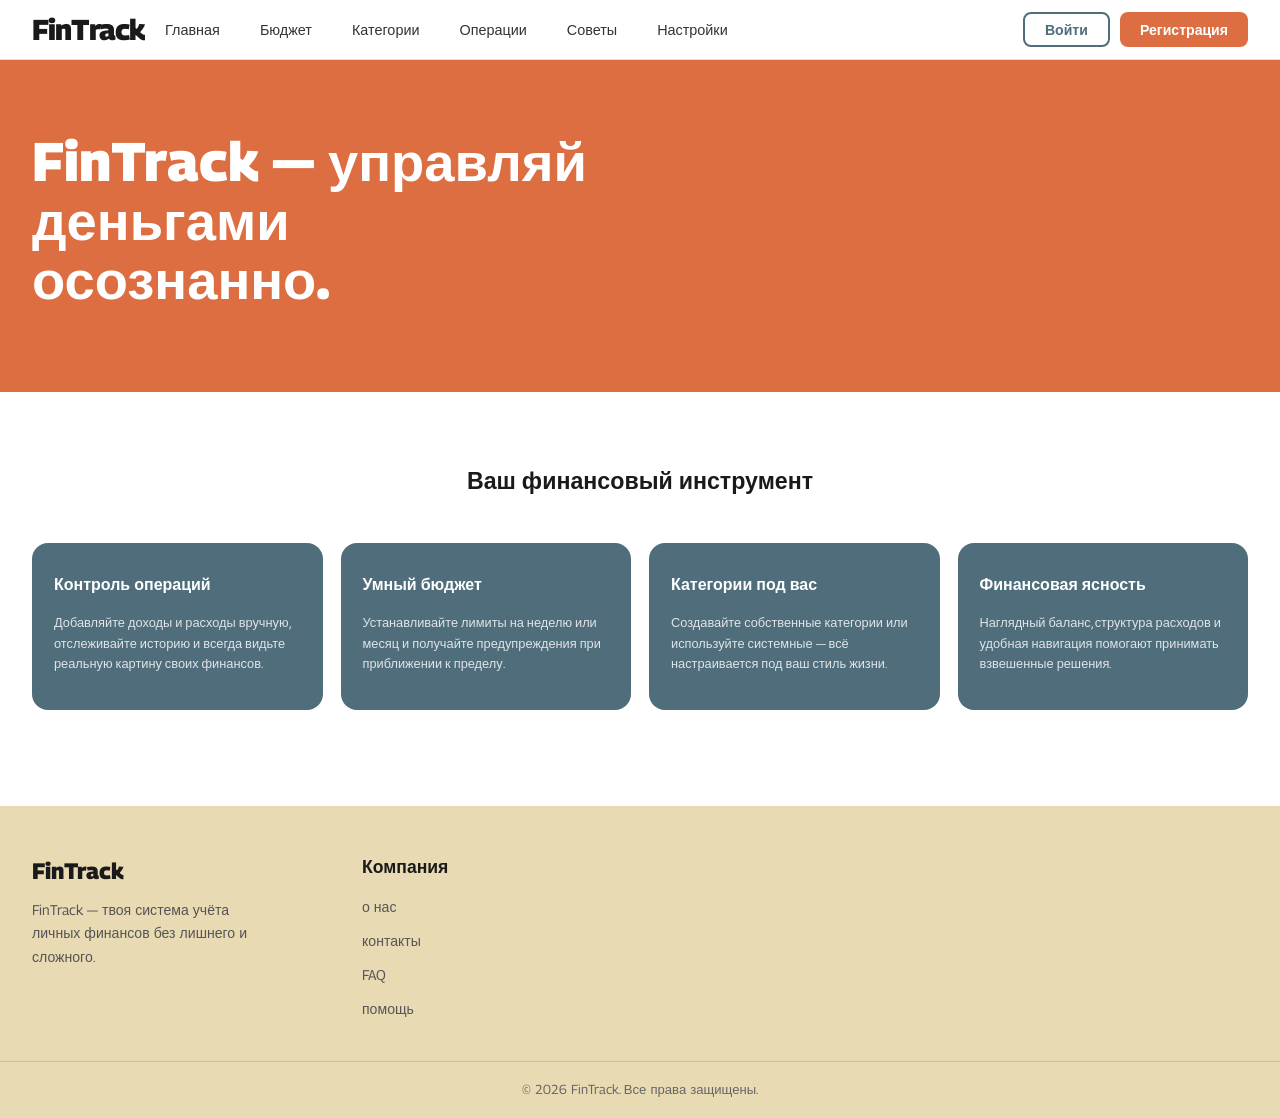
<file: index.html>
<!DOCTYPE html>
<html lang="ru">
<head>
  <meta charset="UTF-8" />
  <meta name="viewport" content="width=device-width, initial-scale=1.0" />
  <title>FinTrack — управляй деньгами осознанно</title>
  <link rel="preconnect" href="https://fonts.googleapis.com" />
  <link rel="preconnect" href="https://fonts.gstatic.com" crossorigin />

  <link rel="stylesheet" href="Style/main.css" />
  <link rel="stylesheet" href="Style/Layouts/header.css" />
  <link rel="stylesheet" href="Style/Layouts/footer.css" />
  <link rel="stylesheet" href="Style/Components/modals.css" />

  <link rel="stylesheet" href="Style/Pages/home.css" />
</head>
<body>

  <header class="site-header">
    <div class="header-inner">
      <nav>
        <ul class="nav-list">
          <a href="index.html" class="logo">FinTrack</a>
          <li><a href="Pages/main.html" class="nav-link">Главная</a></li>
          <li><a href="Pages/budget.html" class="nav-link">Бюджет</a></li>
          <li><a href="Pages/categories.html" class="nav-link">Категории</a></li>
          <li><a href="Pages/operations.html" class="nav-link">Операции</a></li>
          <li><a href="Pages/advice.html" class="nav-link">Советы</a></li>
          <li><a href="#" class="nav-link">Настройки</a></li>
        </ul>
      </nav>

      <div class="header-auth" id="header-auth">
        <button class="btn-header-login" id="btn-open-login">Войти</button>
        <button class="btn-header-register" id="btn-open-register">Регистрация</button>
      </div>

      <div class="header-user-info" id="header-user-info" style="display:none;">
        <span class="header-user-email" id="header-user-email"></span>
        <button class="btn-header-logout" id="btn-logout">Выйти</button>
      </div>
    </div>
  </header>

  <section class="hero">
    <div class="hero-inner">
      <h1 class="hero-title">FinTrack&nbsp;— управляй<br>деньгами<br>осознанно.</h1>
    </div>
  </section>

  <section class="features-section">
    <div class="features-inner">
      <h2 class="features-title">Ваш финансовый инструмент</h2>
      <div class="features-grid">
        <article class="feature-card">
          <h4>Контроль операций</h4>
          <p>Добавляйте доходы и расходы вручную, отслеживайте историю и всегда видьте реальную картину своих финансов.</p>
        </article>
        <article class="feature-card">
          <h4>Умный бюджет</h4>
          <p>Устанавливайте лимиты на неделю или месяц и получайте предупреждения при приближении к пределу.</p>
        </article>
        <article class="feature-card">
          <h4>Категории под вас</h4>
          <p>Создавайте собственные категории или используйте системные — всё настраивается под ваш стиль жизни.</p>
        </article>
        <article class="feature-card">
          <h4>Финансовая ясность</h4>
          <p>Наглядный баланс, структура расходов и удобная навигация помогают принимать взвешенные решения.</p>
        </article>
      </div>
    </div>
  </section>

  <footer class="site-footer">
    <div class="footer-top">
      <div class="footer-brand">
        <div class="footer-logo">FinTrack</div>
        <p>FinTrack — твоя система учёта личных финансов без лишнего и сложного.</p>
      </div>
      <nav class="footer-nav">
        <h5>Компания</h5>
        <ul>
          <li><a href="#">о нас</a></li>
          <li><a href="#">контакты</a></li>
          <li><a href="#">FAQ</a></li>
          <li><a href="#">помощь</a></li>
        </ul>
      </nav>
    </div>
    <div class="footer-bottom">© 2026 FinTrack. Все права защищены.</div>
  </footer>


  <div class="modal-overlay" id="modal-auth">
    <div class="modal">
      <button class="modal-close" id="modal-auth-close">×</button>

      <div class="modal-title" id="modal-auth-title">Войти в аккаунт</div>

      <div class="modal-tabs">
        <button class="modal-tab active" id="tab-login" onclick="switchTab('login')">Войти</button>
        <button class="modal-tab" id="tab-register" onclick="switchTab('register')">Регистрация</button>
      </div>

      <div class="modal-form">
        <div class="field-full">
          <input type="email" id="auth-email" placeholder="Email" autocomplete="email" />
        </div>
        <div class="field-full">
          <input type="password" id="auth-password" placeholder="Пароль (минимум 6 символов)" autocomplete="current-password" />
        </div>
        <div class="form-message" id="auth-message"></div>
        <div class="modal-actions">
          <button class="btn-modal-cancel" id="modal-auth-cancel">Отмена</button>
          <button class="btn-modal-save" id="auth-submit">Войти</button>
        </div>
      </div>
    </div>
  </div>


  <script>
    let currentTab = 'login';

    function switchTab(tab) {
      currentTab = tab;
      document.getElementById('tab-login').classList.toggle('active', tab === 'login');
      document.getElementById('tab-register').classList.toggle('active', tab === 'register');
      document.getElementById('modal-auth-title').textContent =
        tab === 'login' ? 'Войти в аккаунт' : 'Создать аккаунт';
      document.getElementById('auth-submit').textContent =
        tab === 'login' ? 'Войти' : 'Зарегистрироваться';
      hideMessage();
      document.getElementById('auth-email').value = '';
      document.getElementById('auth-password').value = '';
    }

    function openModal(tab) {
      switchTab(tab);
      document.getElementById('modal-auth').classList.add('open');
      setTimeout(() => document.getElementById('auth-email').focus(), 250);
    }

    function closeModal() {
      document.getElementById('modal-auth').classList.remove('open');
    }

    document.getElementById('btn-open-login').addEventListener('click', () => openModal('login'));
    document.getElementById('btn-open-register').addEventListener('click', () => openModal('register'));
    document.getElementById('modal-auth-close').addEventListener('click', closeModal);
    document.getElementById('modal-auth-cancel').addEventListener('click', closeModal);

    document.getElementById('modal-auth').addEventListener('click', function(e) {
      if (e.target === this) closeModal();
    });

    function showMessage(text, type) {
      const el = document.getElementById('auth-message');
      el.textContent = text;
      el.className = 'form-message show ' + type;
    }
    function hideMessage() {
      const el = document.getElementById('auth-message');
      el.className = 'form-message';
      el.textContent = '';
    }

    document.getElementById('auth-submit').addEventListener('click', handleSubmit);
    document.getElementById('auth-password').addEventListener('keydown', function(e) {
      if (e.key === 'Enter') handleSubmit();
    });

    async function handleSubmit() {
      const email    = document.getElementById('auth-email').value.trim();
      const password = document.getElementById('auth-password').value.trim();
      const btn      = document.getElementById('auth-submit');

      if (!email || !password) { showMessage('Заполните все поля', 'error'); return; }
      if (!/^[^\s@]+@[^\s@]+\.[^\s@]+$/.test(email)) { showMessage('Неверный формат email', 'error'); return; }
      if (password.length < 6) { showMessage('Пароль должен быть не менее 6 символов', 'error'); return; }

      btn.disabled = true;
      hideMessage();

      const endpoint = currentTab === 'login'
        ? 'Backend/auth/login.php'
        : 'Backend/auth/register.php';

      try {
        const csrfRes   = await fetch('Backend/auth/csrf_token.php', { credentials: 'same-origin' });
        const csrfData  = await csrfRes.json();
        const csrfToken = csrfData.csrf_token;

        const res  = await fetch(endpoint, {
          method: 'POST',
          credentials: 'same-origin',
          headers: { 'Content-Type': 'application/json' },
          body: JSON.stringify({ email, password, csrf_token: csrfToken })
        });
        const data = await res.json();

        if (data.success) {
          showMessage(data.message, 'success');
          setTimeout(() => { closeModal(); updateHeaderAuth(true, email); }, 1000);
        } else {
          showMessage(data.error || 'Что-то пошло не так', 'error');
        }
      } catch (err) {
        showMessage('Ошибка соединения с сервером', 'error');
      } finally {
        btn.disabled = false;
      }
    }

    function updateHeaderAuth(loggedIn, email) {
      const authBlock = document.getElementById('header-auth');
      const userBlock = document.getElementById('header-user-info');
      const emailEl   = document.getElementById('header-user-email');
      if (loggedIn) {
        authBlock.style.display = 'none';
        userBlock.style.display = 'flex';
        emailEl.textContent = email;
      } else {
        authBlock.style.display = 'flex';
        userBlock.style.display = 'none';
      }
    }

    document.getElementById('btn-logout').addEventListener('click', async () => {
      try { await fetch('Backend/auth/logout.php', { credentials: 'same-origin' }); } catch(e) {}
      updateHeaderAuth(false);
    });

    (async function checkSession() {
      try {
        const res  = await fetch('Backend/auth/check_session.php', { credentials: 'same-origin' });
        const data = await res.json();
        if (data.logged_in) updateHeaderAuth(true, data.email);
      } catch(e) {}
    })();
  </script>

</body>
</html>
</file>
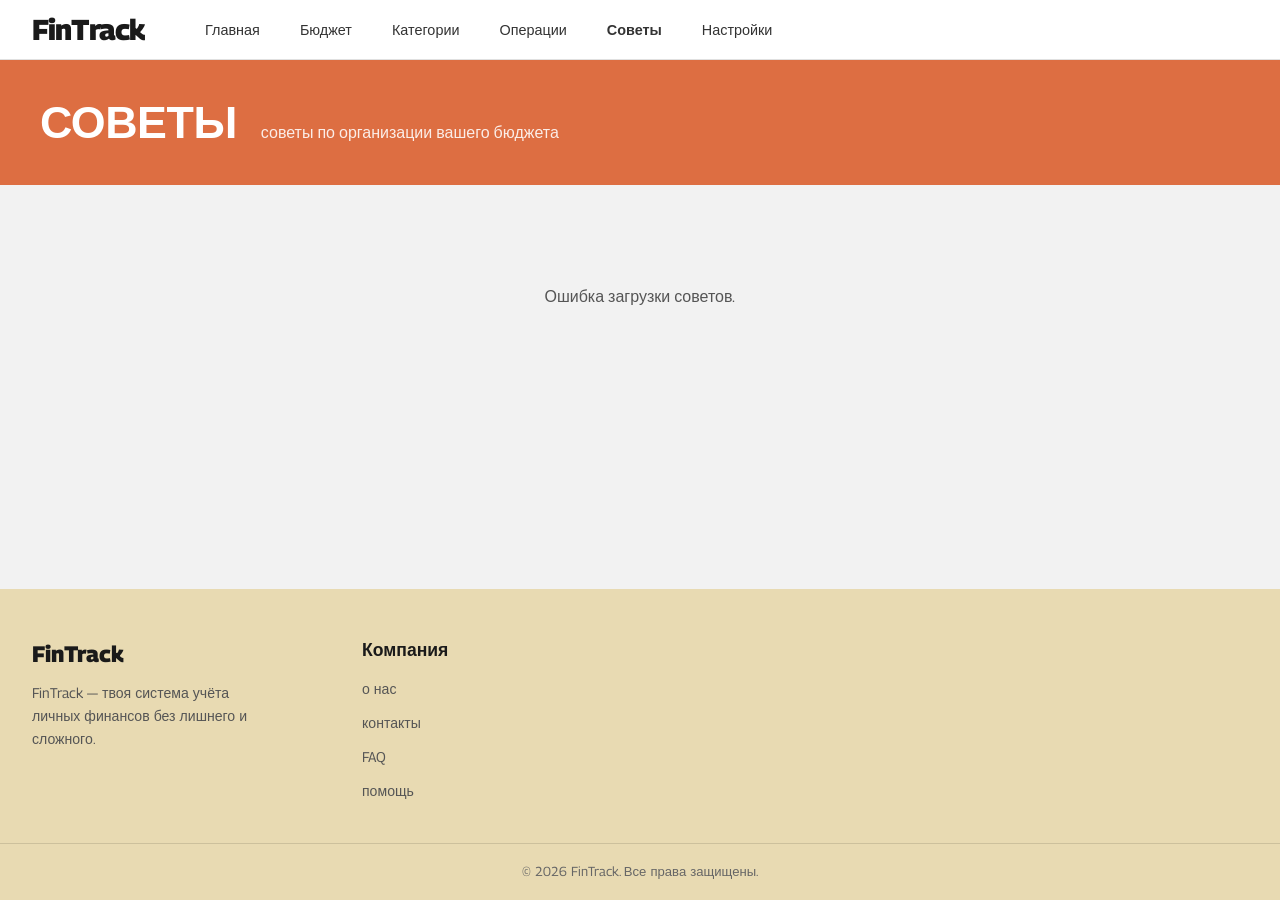
<file: Pages/advice.html>
<!DOCTYPE html>
<html lang="ru">
<head>
  <meta charset="UTF-8" />
  <meta name="viewport" content="width=device-width, initial-scale=1.0" />
  <title>FinTrack — Советы</title>

  <link rel="stylesheet" href="../Style/main.css" />
  <link rel="stylesheet" href="../Style/Layouts/header.css" />
  <link rel="stylesheet" href="../Style/Layouts/footer.css" />
  <link rel="stylesheet" href="../Style/Pages/advice.css" />
</head>
<body>

  <header class="site-header">
    <div class="header-inner">
      <a href="../index.html" class="logo">FinTrack</a>
      <nav>
        <ul class="nav-list">
          <li><a href="main.html" class="nav-link">Главная</a></li>
          <li><a href="budget.html" class="nav-link">Бюджет</a></li>
          <li><a href="categories.html" class="nav-link">Категории</a></li>
          <li><a href="operations.html" class="nav-link">Операции</a></li>
          <li><a href="advice.html" class="nav-link active">Советы</a></li>
          <li><a href="settings.html" class="nav-link">Настройки</a></li>
        </ul>
      </nav>

      <div class="header-user-info" id="header-user-info" style="display:none;">
        <span class="header-user-email" id="header-user-email"></span>
        <button class="btn-header-logout" id="btn-logout">Выйти</button>
      </div>
    </div>
  </header>

  <div class="page-banner">
    <div class="page-banner-inner">
      <h1>Советы</h1>
      <span>советы по организации вашего бюджета</span>
    </div>
  </div>

  <main class="advice-main">
    <div class="advice-inner" id="advice-container">
      <div class="advice-empty">Загрузка...</div>
    </div>
  </main>

  <footer class="site-footer">
    <div class="footer-top">
      <div class="footer-brand">
        <div class="footer-logo">FinTrack</div>
        <p>FinTrack — твоя система учёта личных финансов без лишнего и сложного.</p>
      </div>
      <nav class="footer-nav">
        <h5>Компания</h5>
        <ul>
          <li><a href="#">о нас</a></li>
          <li><a href="#">контакты</a></li>
          <li><a href="#">FAQ</a></li>
          <li><a href="#">помощь</a></li>
        </ul>
      </nav>
    </div>
    <div class="footer-bottom">© 2026 FinTrack. Все права защищены.</div>
  </footer>

  <script>
    async function loadTips() {
      const container = document.getElementById('advice-container');
      try {
        const res = await fetch('../Backend/advice.php', { credentials: 'same-origin' });
        const tips = await res.json();
        if (!tips || tips.length === 0) {
          container.innerHTML = '<div class="advice-empty">Советы не найдены.</div>';
          return;
        }
        container.innerHTML = tips.map(tip => `
          <div class="advice-card">
            <div class="advice-card-title">${escapeHtml(tip.Title)}</div>
            <div class="advice-card-text">${escapeHtml(tip.TipText)}</div>
          </div>
        `).join('');
      } catch (err) {
        container.innerHTML = '<div class="advice-empty">Ошибка загрузки советов.</div>';
        console.error('Ошибка загрузки советов:', err);
      }
    }

    function escapeHtml(str) {
      return String(str)
        .replace(/&/g, '&amp;')
        .replace(/</g, '&lt;')
        .replace(/>/g, '&gt;')
        .replace(/"/g, '&quot;')
        .replace(/'/g, '&#39;');
    }
    

    function updateHeaderAuth(loggedIn, email) {
      const userBlock = document.getElementById('header-user-info');
      const emailEl   = document.getElementById('header-user-email');
      if (loggedIn) {
        userBlock.style.display = 'flex';
        emailEl.textContent = email;
      } else {
        userBlock.style.display = 'none';
      }
    }

    document.getElementById('btn-logout').addEventListener('click', async () => {
      try { await fetch('../Backend/auth/logout.php', { credentials: 'same-origin' }); } catch(e) {}
      updateHeaderAuth(false);
    });

    (async function checkSession() {
      try {
        const res  = await fetch('../Backend/auth/check_session.php', { credentials: 'same-origin' });
        const data = await res.json();
        if (data.logged_in) updateHeaderAuth(true, data.email);
      } catch(e) {}
    })();

    loadTips();
  </script>

</body>
</html>
</file>
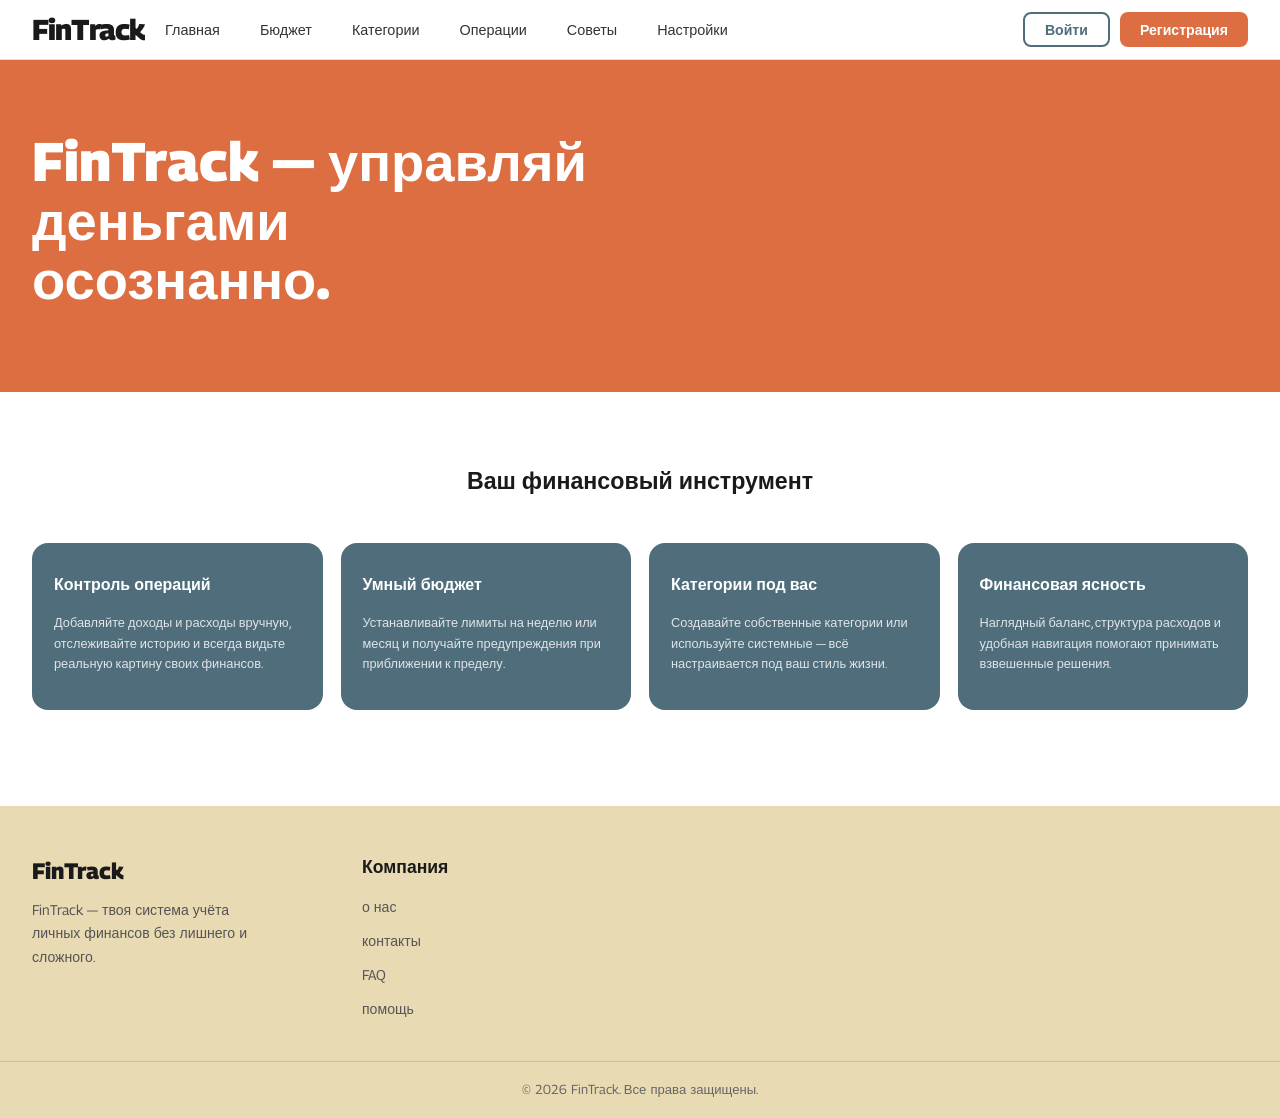
<file: Pages/budget.html>
<!DOCTYPE html>
<html lang="ru">
<head>
  <meta charset="UTF-8" />
  <meta name="viewport" content="width=device-width, initial-scale=1.0" />
  <title>FinTrack — Бюджет</title>
  <link rel="preconnect" href="https://fonts.googleapis.com" />
  <link rel="preconnect" href="https://fonts.gstatic.com" crossorigin />

  <link rel="stylesheet" href="../Style/main.css" />
  <link rel="stylesheet" href="../Style/Layouts/header.css" />
  <link rel="stylesheet" href="../Style/Layouts/footer.css" />
  <link rel="stylesheet" href="../Style/Components/modals.css" />

  <link rel="stylesheet" href="../Style/Pages/budget.css" />
</head>
<body>

  <header class="site-header">
    <div class="header-inner">
      <a href="../index.html" class="logo">FinTrack</a>
      <nav>
        <ul class="nav-list">
          <li><a href="../Pages/main.html" class="nav-link">Главная</a></li>
          <li><a href="#" class="nav-link active">Бюджет</a></li>
          <li><a href="categories.html" class="nav-link">Категории</a></li>
          <li><a href="operations.html" class="nav-link">Операции</a></li>
          <li><a href="advice.html" class="nav-link">Советы</a></li>
          <li><a href="settings.html" class="nav-link">Настройки</a></li>
        </ul>
      </nav>

      <div class="header-user-info" id="header-user-info" style="display:none;">
        <span class="header-user-email" id="header-user-email"></span>
        <button class="btn-header-logout" id="btn-logout">Выйти</button>
      </div>
    </div>
  </header>

  <div class="page-banner">
    <div class="page-banner-inner">
      <h1>Бюджет</h1>
      <span>контроль лимита расходов</span>
    </div>
  </div>

  <main class="budget-main">
    <div class="budget-inner">

      <div class="budget-card">
        <div class="budget-card-title">Месячный бюджет</div>
        <div class="budget-card-period" id="monthly-period">Загрузка...</div>
        <div class="limit-field">
          Сумма лимита: <strong id="monthly-limit-display">—</strong>
        </div>
        <div class="progress-bar">
          <div class="progress-spent" id="monthly-bar-spent" style="width:0%"></div>
          <div class="progress-left"  id="monthly-bar-left"  style="width:100%"></div>
        </div>
        <div class="budget-info">
          <p>Лимит: <span id="monthly-limit-text">—</span></p>
          <p>Потрачено: <strong id="monthly-spent-text">—</strong></p>
          <p>Осталось: <strong id="monthly-left-text">—</strong></p>
        </div>
        <button class="btn-change" onclick="openModal('modal-monthly')">Изменить бюджет</button>
      </div>

      <div class="budget-card">
        <div class="budget-card-title">Недельный бюджет</div>
        <div class="budget-card-period" id="weekly-period">Загрузка...</div>
        <div class="limit-field">
          Сумма лимита: <strong id="weekly-limit-display">—</strong>
        </div>
        <div class="progress-bar">
          <div class="progress-spent" id="weekly-bar-spent" style="width:0%"></div>
          <div class="progress-left"  id="weekly-bar-left"  style="width:100%"></div>
        </div>
        <div class="budget-info">
          <p>Лимит: <span id="weekly-limit-text">—</span></p>
          <p>Потрачено: <strong id="weekly-spent-text">—</strong></p>
          <p>Осталось: <strong id="weekly-left-text">—</strong></p>
        </div>
        <button class="btn-change" onclick="openModal('modal-weekly')">Изменить бюджет</button>
      </div>

    </div>
  </main>

  <footer class="site-footer">
    <div class="footer-top">
      <div class="footer-brand">
        <div class="footer-logo">FinTrack</div>
        <p>FinTrack — твоя система учёта личных финансов без лишнего и сложного.</p>
      </div>
      <nav class="footer-nav">
        <h5>Компания</h5>
        <ul>
          <li><a href="#">о нас</a></li>
          <li><a href="#">контакты</a></li>
          <li><a href="#">FAQ</a></li>
          <li><a href="#">помощь</a></li>
        </ul>
      </nav>
    </div>
    <div class="footer-bottom">© 2026 FinTrack. Все права защищены.</div>
  </footer>

  <div class="modal-overlay" id="modal-monthly">
    <div class="modal">
      <button class="modal-close" data-close>✕</button>
      <h2 class="modal-title">Месячный бюджет</h2>
      <form class="modal-form" id="form-monthly" novalidate>
        <div class="field-full">
          <input type="number" id="monthly-new-limit" placeholder="Новый лимит (₽)" min="1" step="1" required />
        </div>
        <div class="modal-actions">
          <button type="button" class="btn-modal-cancel" data-close>Отмена</button>
          <button type="submit" class="btn-modal-save">Сохранить</button>
        </div>
      </form>
    </div>
  </div>

  <div class="modal-overlay" id="modal-weekly">
    <div class="modal">
      <button class="modal-close" data-close>✕</button>
      <h2 class="modal-title">Недельный бюджет</h2>
      <form class="modal-form" id="form-weekly" novalidate>
        <div class="field-full">
          <input type="number" id="weekly-new-limit" placeholder="Новый лимит (₽)" min="1" step="1" required />
        </div>
        <div class="modal-actions">
          <button type="button" class="btn-modal-cancel" data-close>Отмена</button>
          <button type="submit" class="btn-modal-save">Сохранить</button>
        </div>
      </form>
    </div>
  </div>

  <script>
    const API_BASE = (() => {
      const port = location.port;
      const base = location.protocol + '//' + location.hostname + (port ? ':' + port : '');
      const path = location.pathname.replace(/\/Pages\/.*$/, '').replace(/\/index\.html$/, '');
      return base + path + '/Backend';
    })();

    function fmt(n) { return Number(n).toLocaleString('ru-RU') + '\u00A0₽'; }

    function renderCard(type, data) {
      if (!data || !data.budget) {
        document.getElementById(`${type}-period`).textContent = 'Бюджет не установлен';
        document.getElementById(`${type}-limit-display`).textContent = '—';
        document.getElementById(`${type}-limit-text`).textContent    = '—';
        document.getElementById(`${type}-spent-text`).textContent    = '0 ₽';
        document.getElementById(`${type}-left-text`).textContent     = '—';
        document.getElementById(`${type}-bar-spent`).style.width     = '0%';
        document.getElementById(`${type}-bar-left`).style.width      = '100%';
        return;
      }
      const limit    = parseFloat(data.budget.SumLimit);
      const spent    = parseFloat(data.spent);
      const left     = parseFloat(data.remaining);
      const spentPct = data.percent;
      const leftPct  = 100 - spentPct;
      const now = new Date();
      const periodType = data.budget.PeriodType;
      let periodLabel = '';
      if (periodType === 'month') {
        periodLabel = now.toLocaleString('ru-RU', { month: 'long', year: 'numeric' });
      } else if (periodType === 'week') {
        const monday = new Date(now);
        monday.setDate(now.getDate() - ((now.getDay() + 6) % 7));
        const sunday = new Date(monday);
        sunday.setDate(monday.getDate() + 6);
        const fmt2 = d => d.toLocaleString('ru-RU', { day: 'numeric', month: 'short' });
        periodLabel = fmt2(monday) + ' — ' + fmt2(sunday);
      } else {
        periodLabel = now.toLocaleString('ru-RU', { day: 'numeric', month: 'long' });
      }
      document.getElementById(`${type}-period`).textContent        = 'Активный период: ' + periodLabel;
      document.getElementById(`${type}-limit-display`).textContent = fmt(limit);
      document.getElementById(`${type}-limit-text`).textContent    = fmt(limit);
      document.getElementById(`${type}-spent-text`).textContent    = fmt(spent);
      document.getElementById(`${type}-left-text`).textContent     = fmt(left);
      document.getElementById(`${type}-bar-spent`).style.width     = spentPct + '%';
      document.getElementById(`${type}-bar-left`).style.width      = leftPct  + '%';
    }

    async function loadBudget(period, type) {
      try {
        const res  = await fetch(`${API_BASE}/budget/index.php?period=${period}`, { credentials: 'same-origin' });
        if (res.status === 401) { window.location.href = '../index.html'; return; }
        const data = await res.json();
        renderCard(type, data);
      } catch (err) { console.error('Ошибка загрузки бюджета:', err); }
    }

    async function loadAll() {
      await Promise.all([loadBudget('month', 'monthly'), loadBudget('week', 'weekly')]);
    }

    async function saveBudget(period, limit) {
      const res = await fetch(`${API_BASE}/budget/index.php`, {
        method: 'POST',
        credentials: 'same-origin',
        headers: { 'Content-Type': 'application/json' },
        body: JSON.stringify({ limit, period }),
      });
      if (res.status === 401) { window.location.href = '../index.html'; return; }
      if (!res.ok) throw new Error('Ошибка сохранения');
    }

    function openModal(id) { document.getElementById(id).classList.add('open'); document.body.style.overflow = 'hidden'; }
    function closeModal(el) { el.classList.remove('open'); document.body.style.overflow = ''; }

    document.querySelectorAll('.modal-overlay').forEach(overlay => {
      overlay.addEventListener('click', e => { if (e.target === overlay) closeModal(overlay); });
    });
    document.querySelectorAll('[data-close]').forEach(btn => {
      btn.addEventListener('click', () => closeModal(btn.closest('.modal-overlay')));
    });
    document.addEventListener('keydown', e => {
      if (e.key === 'Escape') document.querySelectorAll('.modal-overlay.open').forEach(closeModal);
    });

    document.getElementById('form-monthly').addEventListener('submit', async e => {
      e.preventDefault();
      const limit = parseFloat(document.getElementById('monthly-new-limit').value);
      if (!limit || limit <= 0) { alert('Введите лимит'); return; }
      try {
        await saveBudget('month', limit);
        await loadBudget('month', 'monthly');
        e.target.reset();
        closeModal(document.getElementById('modal-monthly'));
      } catch (err) { alert('Не удалось сохранить. Проверь что сервер запущен.'); }
    });

    document.getElementById('form-weekly').addEventListener('submit', async e => {
      e.preventDefault();
      const limit = parseFloat(document.getElementById('weekly-new-limit').value);
      if (!limit || limit <= 0) { alert('Введите лимит'); return; }
      try {
        await saveBudget('week', limit);
        await loadBudget('week', 'weekly');
        e.target.reset();
        closeModal(document.getElementById('modal-weekly'));
      } catch (err) { alert('Не удалось сохранить. Проверь что сервер запущен.'); }
    });

    function updateHeaderAuth(loggedIn, email) {
      const userBlock = document.getElementById("header-user-info");
      const emailEl   = document.getElementById("header-user-email");
      if (loggedIn) {
        userBlock.style.display = "flex";
        emailEl.textContent = email;
      } else {
        userBlock.style.display = "none";
      }
    }
    document.getElementById("btn-logout").addEventListener("click", async () => {
      try { await fetch("../Backend/auth/logout.php", { credentials: "same-origin" }); } catch(e) {}
      window.location.href = '../index.html';
    });

    (async function checkSession() {
      try {
        const res  = await fetch("../Backend/auth/check_session.php", { credentials: "same-origin" });
        const data = await res.json();
        if (data.logged_in) {
          updateHeaderAuth(true, data.email);
          loadAll();
        } else {
          window.location.href = '../index.html';
        }
      } catch(e) {
        window.location.href = '../index.html';
      }
    })();
  </script>
</body>
</html>
</file>
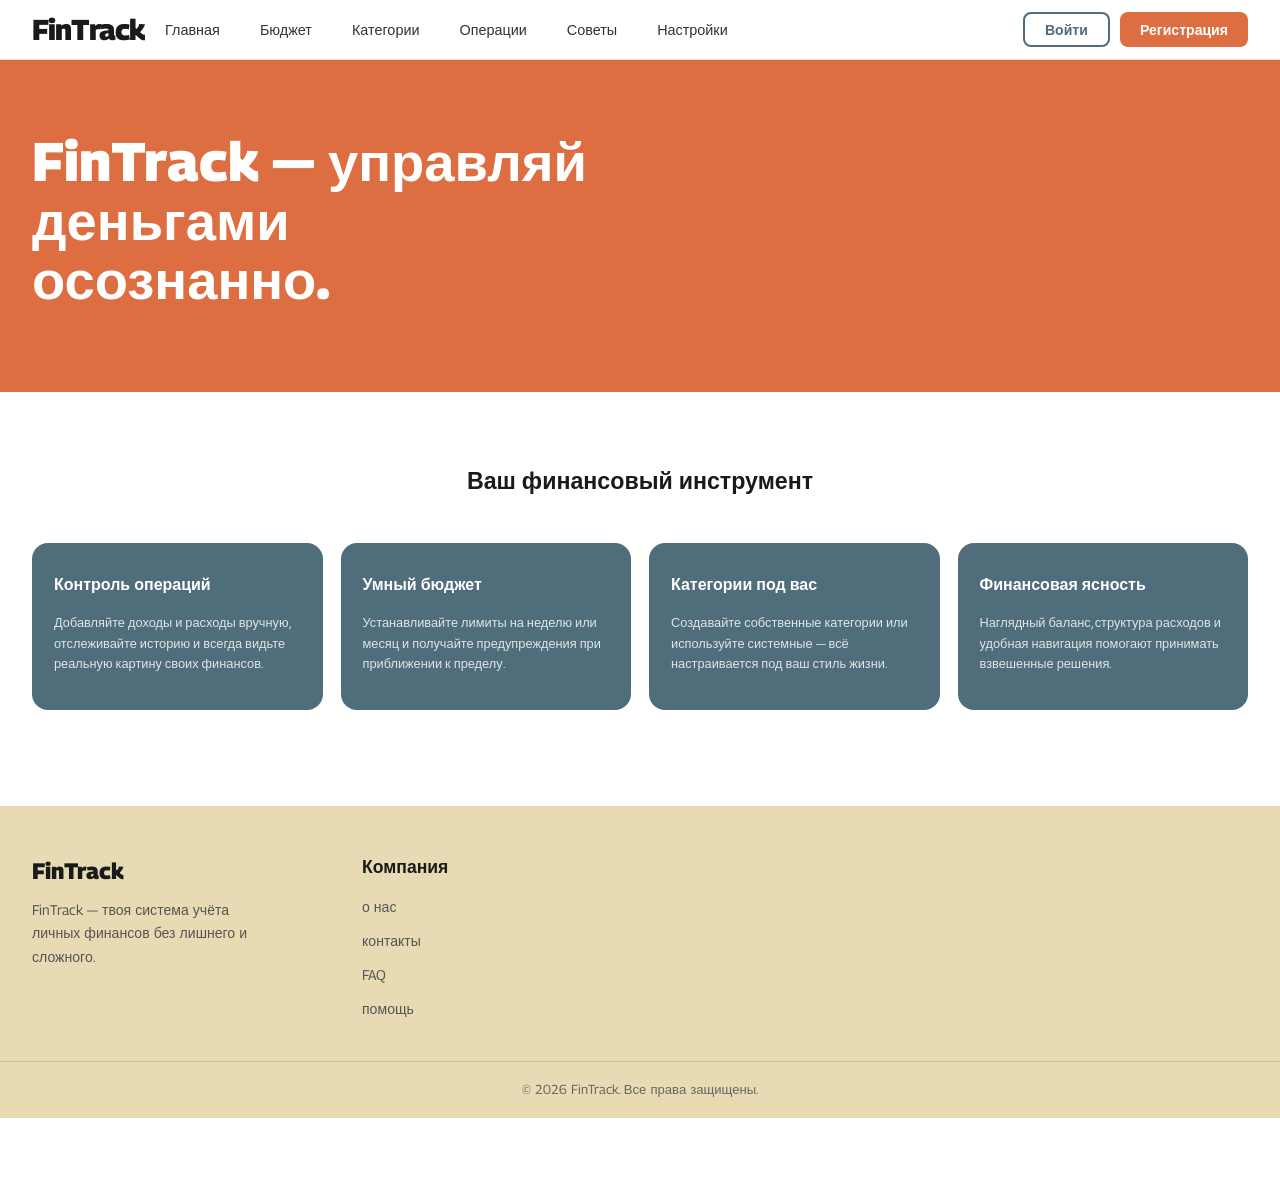
<file: Pages/categories.html>
<!DOCTYPE html>
<html lang="ru">
<head>
  <meta charset="UTF-8" />
  <meta name="viewport" content="width=device-width, initial-scale=1.0" />
  <title>FinTrack — Категории</title>
  <link rel="stylesheet" href="../Style/main.css" />
  <link rel="stylesheet" href="../Style/Layouts/header.css" />
  <link rel="stylesheet" href="../Style/Layouts/footer.css" />
  <link rel="stylesheet" href="../Style/Components/modals.css" />
  <link rel="stylesheet" href="../Style/Pages/categories.css" />
  <style>
    .field-hint{font-size:.78rem;color:rgba(255,255,255,.85);margin-top:3px;display:block;}
    .loading-msg{text-align:center;color:#aaa;padding:40px 0;font-size:.95rem;}
  </style>
</head>
<body>
  <header class="site-header">
    <div class="header-inner">
      <a href="../index.html" class="logo">FinTrack</a>
      <nav><ul class="nav-list">
        <li><a href="main.html"       class="nav-link">Главная</a></li>
        <li><a href="budget.html"     class="nav-link">Бюджет</a></li>
        <li><a href="categories.html" class="nav-link active">Категории</a></li>
        <li><a href="operations.html" class="nav-link">Операции</a></li>
        <li><a href="advice.html"     class="nav-link">Советы</a></li>
        <li><a href="settings.html"   class="nav-link">Настройки</a></li>
      </ul></nav>
      <div class="header-user-info" id="header-user-info" style="display:none;">
        <span class="header-user-email" id="header-user-email"></span>
        <button class="btn-header-logout" id="btn-logout">Выйти</button>
      </div>
    </div>
  </header>

  <div class="page-banner">
    <div class="page-banner-inner">
      <div class="banner-left">
        <h1>Категории</h1>
        <span>разделите финансы по смыслу</span>
      </div>
      <button class="btn-add-category" id="btn-open-add">Добавить категорию</button>
    </div>
  </div>

  <main class="categories-main">
    <div class="categories-inner">
      <div class="categories-container">
        <div class="categories-grid" id="categories-grid">
          <div class="loading-msg" style="grid-column:span 2;">Загрузка...</div>
        </div>
        <div class="categories-bottom">
          <button class="btn-edit" id="btn-open-edit">Редактировать</button>
        </div>
      </div>
    </div>
  </main>

  <footer class="site-footer">
    <div class="footer-top">
      <div class="footer-brand"><div class="footer-logo">FinTrack</div><p>FinTrack — твоя система учёта личных финансов без лишнего и сложного.</p></div>
      <nav class="footer-nav"><h5>Компания</h5><ul><li><a href="#">о нас</a></li><li><a href="#">контакты</a></li><li><a href="#">FAQ</a></li><li><a href="#">помощь</a></li></ul></nav>
    </div>
    <div class="footer-bottom">© 2026 FinTrack. Все права защищены.</div>
  </footer>

  <!-- Модал: добавить категорию -->
  <div class="modal-overlay" id="modal-add">
    <div class="modal">
      <button class="modal-close" data-close="modal-add">✕</button>
      <h2 class="modal-title">Новая категория</h2>
      <div class="modal-form" id="form-add">
        <div class="field-full">
          <input type="text" id="new-cat-name" placeholder="Название категории" maxlength="50" />
        </div>
        <div class="form-message" id="msg-add"></div>
        <div class="modal-actions">
          <button class="btn-modal-cancel" data-close="modal-add">Отмена</button>
          <button class="btn-modal-save"   id="save-cat">Сохранить</button>
        </div>
      </div>
    </div>
  </div>

  <!-- Модал: редактировать список -->
  <div class="modal-overlay" id="modal-edit">
    <div class="modal">
      <button class="modal-close" data-close="modal-edit">✕</button>
      <h2 class="modal-title">Редактировать</h2>
      <div class="edit-category-list" id="edit-category-list"></div>
      <div class="modal-actions" style="justify-content:flex-end;">
        <button class="btn-modal-cancel" data-close="modal-edit">Закрыть</button>
      </div>
    </div>
  </div>

  <script type="module">
    import { escapeHtml, sanitizeInput, validateText, setFieldError, clearFormErrors } from '../Scripts/functions/validate.js';
    import { Categories } from '../Scripts/functions/api.js';

    let allCats = [];

    const openModal  = id => { document.getElementById(id).classList.add('open');    document.body.style.overflow='hidden'; };
    const closeModal = id => { document.getElementById(id).classList.remove('open'); document.body.style.overflow=''; };
    document.querySelectorAll('[data-close]').forEach(el => el.addEventListener('click', () => closeModal(el.dataset.close)));
    document.querySelectorAll('.modal-overlay').forEach(o => o.addEventListener('click', e => { if(e.target===o){ o.classList.remove('open'); document.body.style.overflow=''; } }));
    document.addEventListener('keydown', e => { if(e.key==='Escape') document.querySelectorAll('.modal-overlay.open').forEach(o=>{ o.classList.remove('open'); document.body.style.overflow=''; }); });

    const showMsg = (id,text,type='error') => { const el=document.getElementById(id); el.textContent=text; el.className=`form-message show ${type}`; };
    const hideMsg = id => { document.getElementById(id).className='form-message'; };

    async function loadCats() {
      try {
        const res = await Categories.list();
        if (res.status === 401) { window.location.href = '../index.html'; return; }
        allCats = res.data ?? [];
        renderGrid();
      } catch(e) {
        document.getElementById('categories-grid').innerHTML = '<div class="loading-msg" style="grid-column:span 2;">Ошибка загрузки. Проверьте подключение к серверу.</div>';
      }
    }

    function renderGrid() {
      const grid = document.getElementById('categories-grid');
      grid.innerHTML = '';
      if (!allCats.length) {
        grid.innerHTML = '<div class="loading-msg" style="grid-column:span 2;">Нет категорий. Добавьте первую!</div>';
      } else {
        allCats.forEach(cat => {
          const card = document.createElement('div');
          card.className = 'category-card' + (parseInt(cat.IsDefault) ? ' category-card--default' : '');
          card.innerHTML = `<span class="category-name">${escapeHtml(cat.CategoryName)}</span>`;
          grid.appendChild(card);
        });
      }
      const addCard = document.createElement('button');
      addCard.className = 'category-card-add';
      addCard.addEventListener('click', () => { hideMsg('msg-add'); openModal('modal-add'); });
      addCard.innerHTML = '<span>+ Категория</span>';
      grid.appendChild(addCard);
    }

    function renderEditList() {
      const list = document.getElementById('edit-category-list');
      const userCats = allCats.filter(c => !parseInt(c.IsDefault));
      if (!userCats.length) { list.innerHTML='<div style="color:rgba(255,255,255,.7);font-size:.88rem;text-align:center;padding:16px;">Нет пользовательских категорий</div>'; return; }
      list.innerHTML = userCats.map(cat => `
        <div class="edit-category-item">
          <div><span>${escapeHtml(cat.CategoryName)}</span></div>
          <button class="btn-delete" data-id="${cat.CategoryID}" title="Удалить">✕</button>
        </div>`).join('');
      list.querySelectorAll('.btn-delete').forEach(btn => btn.addEventListener('click', async () => {
        if (!confirm(`Удалить категорию? Операции, привязанные к ней, не удалятся.`)) return;
        try {
          const res = await Categories.remove(parseInt(btn.dataset.id));
          if (res.success) { await loadCats(); renderEditList(); }
          else alert(res.error || 'Ошибка удаления');
        } catch(e) { alert('Ошибка сервера'); }
      }));
    }

    document.getElementById('save-cat').addEventListener('click', async () => {
      const nameEl = document.getElementById('new-cat-name');
      clearFormErrors(document.getElementById('form-add'));
      hideMsg('msg-add');
      const vr = validateText(nameEl.value, { min:1, max:50 });
      if (!vr.valid) { setFieldError(nameEl, vr.error); return; }
      try {
        const btn = document.getElementById('save-cat'); btn.disabled=true;
        const res = await Categories.add(sanitizeInput(nameEl.value));
        btn.disabled=false;
        if (res.success) {
          closeModal('modal-add');
          nameEl.value='';
          loadCats();
        } else {
          showMsg('msg-add', res.error||'Ошибка сохранения');
        }
      } catch(e) { document.getElementById('save-cat').disabled=false; showMsg('msg-add','Ошибка сервера'); }
    });

    document.getElementById('btn-open-add').addEventListener('click',  () => { hideMsg('msg-add'); openModal('modal-add'); });
    document.getElementById('btn-open-edit').addEventListener('click', () => { renderEditList(); openModal('modal-edit'); });

    function updateHeaderAuth(ok,email){const b=document.getElementById('header-user-info'),e=document.getElementById('header-user-email');if(ok){b.style.display='flex';e.textContent=email;}else b.style.display='none';}
    document.getElementById('btn-logout').addEventListener('click', async()=>{try{await fetch('../Backend/auth/logout.php',{credentials:'same-origin'});}catch(e){}window.location.href='../index.html';});

    (async () => {
      try {
        const r = await fetch('../Backend/auth/check_session.php', { credentials: 'same-origin' });
        const d = await r.json();
        if (d.logged_in) {
          updateHeaderAuth(true, d.email);
          await loadCats();
        } else {
          window.location.href = '../index.html';
        }
      } catch(e) {
        window.location.href = '../index.html';
      }
    })();
  </script>
</body>
</html>
</file>
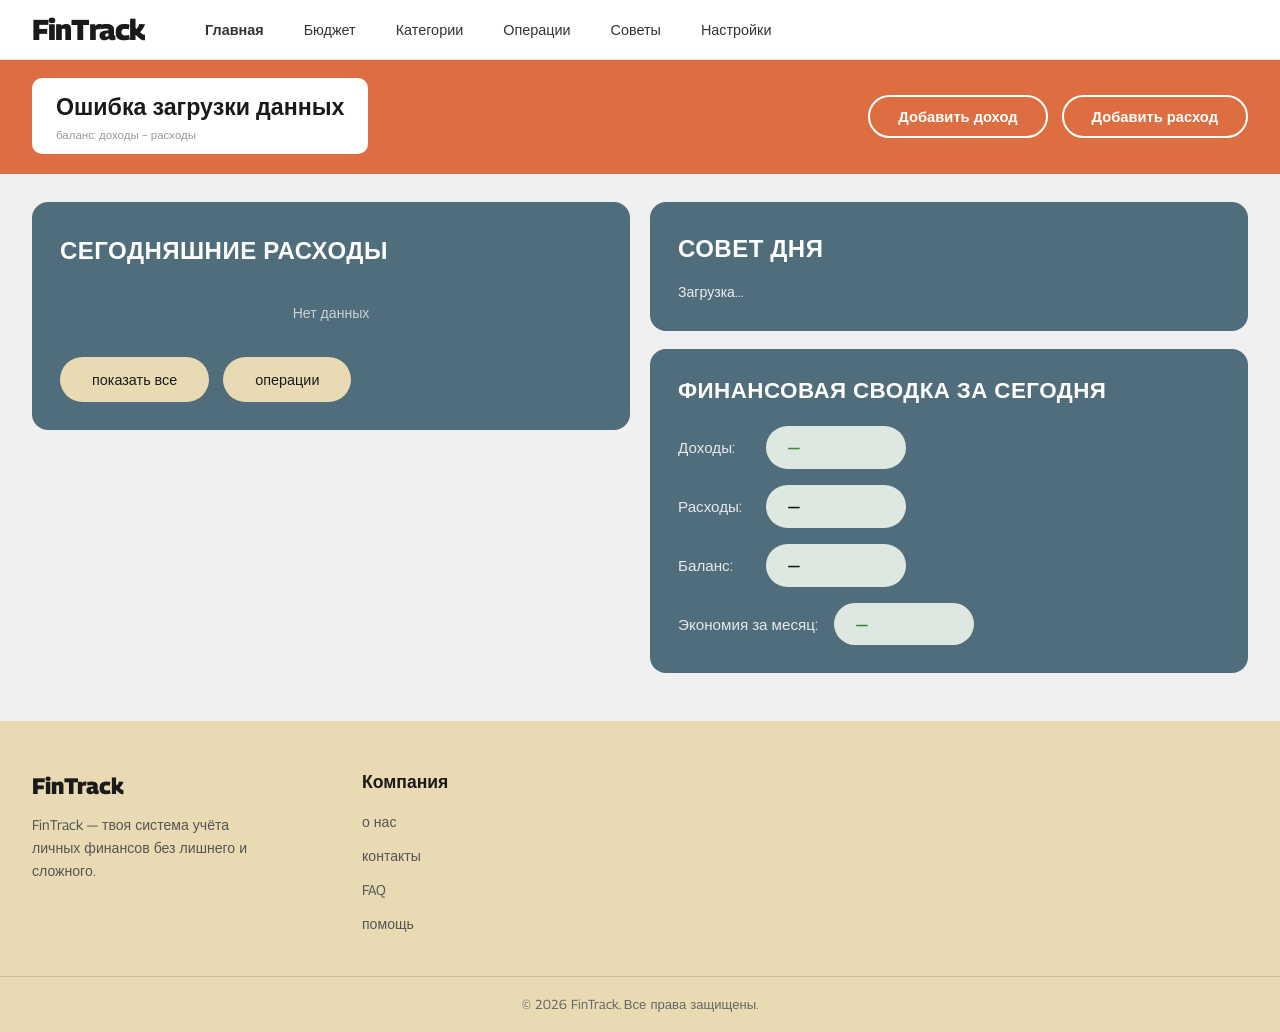
<file: Pages/main.html>
<!DOCTYPE html>
<html lang="ru">
<head>
  <meta charset="UTF-8" />
  <meta name="viewport" content="width=device-width, initial-scale=1.0" />
  <title>FinTrack — Главная</title>
  <link rel="stylesheet" href="../Style/main.css" />
  <link rel="stylesheet" href="../Style/Layouts/header.css" />
  <link rel="stylesheet" href="../Style/Layouts/footer.css" />
  <link rel="stylesheet" href="../Style/Components/modals.css" />
  <link rel="stylesheet" href="../Style/Pages/main-page.css" />
  <style>
    .field-hint{font-size:.78rem;color:rgba(255,255,255,.85);margin-top:3px;display:block;}
    .summary-value.balance-pos{color:var(--color-income-text);}
    .summary-value.balance-neg{color:var(--color-expense-text);}
    .summary-value.savings-pos{color:var(--color-income-text);}
    .summary-value.savings-neg{color:var(--color-expense-text);}
    .loading-row{background:rgba(255,255,255,.08);border-radius:var(--radius-md);height:58px;animation:pulse 1.2s infinite alternate;}
    @keyframes pulse{from{opacity:.5;}to{opacity:1;}}
  </style>
</head>
<body>
  <header class="site-header">
    <div class="header-inner">
      <a href="../index.html" class="logo">FinTrack</a>
      <nav><ul class="nav-list">
        <li><a href="main.html"       class="nav-link active">Главная</a></li>
        <li><a href="budget.html"     class="nav-link">Бюджет</a></li>
        <li><a href="categories.html" class="nav-link">Категории</a></li>
        <li><a href="operations.html" class="nav-link">Операции</a></li>
        <li><a href="advice.html"     class="nav-link">Советы</a></li>
        <li><a href="settings.html"   class="nav-link">Настройки</a></li>
      </ul></nav>
      <div class="header-user-info" id="header-user-info" style="display:none;">
        <span class="header-user-email" id="header-user-email"></span>
        <button class="btn-header-logout" id="btn-logout">Выйти</button>
      </div>
    </div>
  </header>

  <div class="balance-bar">
    <div class="balance-bar-inner">
      <div class="balance-box">
        <span class="balance-amount" id="balance-display">Загрузка...</span>
        <span class="balance-sub">баланс: доходы − расходы</span>
      </div>
      <div class="balance-actions">
        <button class="btn-outline-white" id="btn-add-income">Добавить доход</button>
        <button class="btn-outline-white" id="btn-add-expense">Добавить расход</button>
      </div>
    </div>
  </div>

  <main class="dashboard">
    <div class="dashboard-inner">

      <section class="card-blue">
        <h2 class="card-title">Сегодняшние расходы</h2>
        <div class="expense-rows" id="expense-rows">
          <div class="loading-row"></div>
          <div class="loading-row"></div>
          <div class="loading-row"></div>
        </div>
        <div class="card-actions">
          <button class="btn-pill" onclick="window.location.href='operations.html?period=today'">показать все</button>
          <button class="btn-pill" onclick="window.location.href='operations.html'">операции</button>
        </div>
      </section>

      <div class="right-col">

        <section class="tip-card" id="tip-card">
          <div class="tip-card-title">Совет дня</div>
          <p id="tip-text">Загрузка...</p>
        </section>

        <section class="summary-card">
          <div class="summary-card-title">Финансовая сводка за сегодня</div>
          <div class="summary-row">
            <span class="summary-label">Доходы:</span>
            <span class="summary-value income" id="s-income">—</span>
          </div>
          <div class="summary-row">
            <span class="summary-label">Расходы:</span>
            <span class="summary-value total"  id="s-expense">—</span>
          </div>
          <div class="summary-row">
            <span class="summary-label">Баланс:</span>
            <span class="summary-value total"  id="s-balance">—</span>
          </div>
          <div class="summary-row">
            <span class="summary-label">Экономия за месяц:</span>
            <span class="summary-value income" id="s-savings">—</span>
          </div>
        </section>

      </div>
    </div>
  </main>

  <footer class="site-footer">
    <div class="footer-top">
      <div class="footer-brand"><div class="footer-logo">FinTrack</div><p>FinTrack — твоя система учёта личных финансов без лишнего и сложного.</p></div>
      <nav class="footer-nav"><h5>Компания</h5><ul><li><a href="#">о нас</a></li><li><a href="#">контакты</a></li><li><a href="#">FAQ</a></li><li><a href="#">помощь</a></li></ul></nav>
    </div>
    <div class="footer-bottom">© 2026 FinTrack. Все права защищены.</div>
  </footer>

  <!-- Модал: добавить доход -->
  <div class="modal-overlay" id="modal-income">
    <div class="modal">
      <button class="modal-close" data-close="modal-income">×</button>
      <div class="modal-title">Добавить доход</div>
      <div class="modal-form" id="form-income">
        <div class="field-full"><input type="number" id="income-amount" placeholder="Сумма, ₽" min="0.01" step="0.01" /></div>
        <div class="field-full"><input type="text"   id="income-desc"   placeholder="Описание" maxlength="200" /></div>
        <div class="field-row">
          <select id="income-category"><option value="">Категория</option></select>
          <input type="date" id="income-date" />
        </div>
        <div class="form-message" id="msg-income"></div>
        <div class="modal-actions">
          <button class="btn-modal-cancel" data-close="modal-income">Отмена</button>
          <button class="btn-modal-save"   id="save-income">Сохранить</button>
        </div>
      </div>
    </div>
  </div>

  <!-- Модал: добавить расход -->
  <div class="modal-overlay" id="modal-expense">
    <div class="modal">
      <button class="modal-close" data-close="modal-expense">×</button>
      <div class="modal-title">Добавить расход</div>
      <div class="modal-form" id="form-expense">
        <div class="field-full"><input type="number" id="expense-amount" placeholder="Сумма, ₽" min="0.01" step="0.01" /></div>
        <div class="field-full"><input type="text"   id="expense-desc"   placeholder="Описание" maxlength="200" /></div>
        <div class="field-row">
          <select id="expense-category"><option value="">Категория</option></select>
          <input type="date" id="expense-date" />
        </div>
        <div class="form-message" id="msg-expense"></div>
        <div class="modal-actions">
          <button class="btn-modal-cancel" data-close="modal-expense">Отмена</button>
          <button class="btn-modal-save"   id="save-expense">Сохранить</button>
        </div>
      </div>
    </div>
  </div>

  <script type="module">
    import { escapeHtml, sanitizeInput, validateAmount, validateText, validateDate, setFieldError, clearFormErrors, formatMoney } from '../Scripts/functions/validate.js';
    import { Summary, Operations, Categories } from '../Scripts/functions/api.js';

    const fmt = n => formatMoney(n,'₽');
    const CAT_ICONS = {'Зарплата':'💼','Фриланс':'💻','Инвестиции':'📈','Подарок':'🎁','Продукты':'🛒','Транспорт':'🚇','Кафе':'☕','Одежда':'👕','Здоровье':'💊','Развлечения':'🎬','Коммунальные':'💡'};
    const getIcon = n => { if(!n) return '💰'; for(const[k,v] of Object.entries(CAT_ICONS)){if(n.toLowerCase().includes(k.toLowerCase()))return v;} return '💰'; };

    const openModal  = id => { document.getElementById(id).classList.add('open');    document.body.style.overflow='hidden'; };
    const closeModal = id => { document.getElementById(id).classList.remove('open'); document.body.style.overflow=''; };
    document.querySelectorAll('[data-close]').forEach(el => el.addEventListener('click', () => closeModal(el.dataset.close)));
    document.querySelectorAll('.modal-overlay').forEach(o => o.addEventListener('click', e => { if(e.target===o){ o.classList.remove('open'); document.body.style.overflow=''; } }));
    document.addEventListener('keydown', e => { if(e.key==='Escape') document.querySelectorAll('.modal-overlay.open').forEach(o=>{ o.classList.remove('open'); document.body.style.overflow=''; }); });

    const showMsg = (id,text,type='error') => { const el=document.getElementById(id); el.textContent=text; el.className=`form-message show ${type}`; };
    const hideMsg = id => { document.getElementById(id).className='form-message'; };

    // ── Загрузить категории в select'ы ──
    async function loadCatsIntoSelects() {
      try {
        const res = await Categories.list();
        const cats = res.data ?? [];
        ['income-category','expense-category'].forEach(selId => {
          const sel = document.getElementById(selId);
          sel.innerHTML = '<option value="">Категория</option>';
          cats.forEach(c => {
            const opt=document.createElement('option');
            opt.value=c.CategoryID; opt.textContent=escapeHtml(c.CategoryName);
            sel.appendChild(opt);
          });
        });
      } catch(e){}
    }

    // ── Загрузить сводку ──
    async function loadSummary() {
      try {
        const d = await Summary.get();

        // Баланс (верхняя полоса)
        const balEl = document.getElementById('balance-display');
        const bal   = d.balance ?? 0;
        balEl.textContent = 'Баланс: ' + fmt(bal);
        balEl.style.color = bal >= 0 ? 'var(--color-text-dark)' : 'var(--color-expense-text)';

        // Сводка сегодня
        document.getElementById('s-income').textContent  = fmt(d.income_today  ?? 0);
        document.getElementById('s-expense').textContent = fmt(d.expense_today ?? 0);
        const sbal  = (d.income_today ?? 0) - (d.expense_today ?? 0);
        const sbEl  = document.getElementById('s-balance');
        sbEl.textContent = fmt(sbal);
        sbEl.className   = 'summary-value total ' + (sbal>=0 ? 'balance-pos' : 'balance-neg');

        const sav   = d.savings_month ?? 0;
        const savEl = document.getElementById('s-savings');
        savEl.textContent = fmt(sav);
        savEl.className   = 'summary-value ' + (sav>=0 ? 'savings-pos' : 'savings-neg');

        // Сегодняшние операции
        const rows  = document.getElementById('expense-rows');
        const ops   = d.today_ops ?? [];
        if (!ops.length) {
          rows.innerHTML = '<div class="exp-empty">Сегодня операций нет</div>';
        } else {
          rows.innerHTML = ops.map(op => {
            const isExp = op.OperationType==='expense';
            const sign  = isExp ? '−' : '+';
            const icon  = getIcon(op.CategoryName);
            const title = escapeHtml(op.Comment || op.CategoryName || 'Прочее');
            const amt   = parseFloat(op.Sum);
            return `<div class="expense-row">
              <span class="exp-name">${icon} ${title}</span>
              <span class="exp-amount" style="color:${isExp?'var(--color-expense-text)':'var(--color-income-text)'}">${sign}${amt.toLocaleString('ru-RU')} ₽</span>
            </div>`;
          }).join('');
        }

        // Совет дня
        const tips  = d.tips ?? [];
        const bycat = d.by_category ?? [];

      } catch(e) {
        document.getElementById('balance-display').textContent = 'Ошибка загрузки данных';
        document.getElementById('expense-rows').innerHTML = '<div class="exp-empty">Нет данных</div>';
      }
    }

    // ── Загрузить совет дня ──
    async function loadTip() {
      try {
        const res = await fetch('../Backend/advice.php');
        const tips = await res.json();
        if (tips && tips.length) {
          const t = tips[Math.floor(Math.random() * tips.length)];
          document.getElementById('tip-text').textContent = t.TipText;
        }
      } catch(e){}
    }

    // ── Сохранить операцию ──
    async function saveOp(type) {
      const p   = type==='income'?'income':'expense';
      const aEl = document.getElementById(`${p}-amount`);
      const dEl = document.getElementById(`${p}-desc`);
      const cEl = document.getElementById(`${p}-category`);
      const dtEl= document.getElementById(`${p}-date`);
      clearFormErrors(document.getElementById(`form-${p}`));
      hideMsg(`msg-${p}`);
      const aR=validateAmount(aEl.value),dR=validateText(dEl.value,{required:false,max:200}),dtR=validateDate(dtEl.value);
      let err=false;
      if(!aR.valid){setFieldError(aEl,aR.error);err=true;}
      if(!dR.valid){setFieldError(dEl,dR.error);err=true;}
      if(err) return;
      try {
        const btn=document.getElementById(`save-${p}`); btn.disabled=true;
        const res=await Operations.add({sum:aR.value,type,category_id:parseInt(cEl.value)||0,comment:sanitizeInput(dEl.value),date:dtR.value+' 00:00:00'});
        btn.disabled=false;
        if(res.success){ closeModal(`modal-${p}`); aEl.value=''; dEl.value=''; dtEl.value=''; cEl.value=''; loadSummary(); }
        else showMsg(`msg-${p}`,res.error||'Ошибка');
      } catch(e){ document.getElementById(`save-${p}`).disabled=false; showMsg(`msg-${p}`,'Ошибка сервера'); }
    }

    document.getElementById('save-income').addEventListener('click',  () => saveOp('income'));
    document.getElementById('save-expense').addEventListener('click', () => saveOp('expense'));
    document.getElementById('btn-add-income').addEventListener('click',  () => { hideMsg('msg-income');  openModal('modal-income');  });
    document.getElementById('btn-add-expense').addEventListener('click', () => { hideMsg('msg-expense'); openModal('modal-expense'); });

    // ── Сессия ──
    function updateHeaderAuth(ok,email){const b=document.getElementById('header-user-info'),e=document.getElementById('header-user-email');if(ok){b.style.display='flex';e.textContent=email;}else b.style.display='none';}
    document.getElementById('btn-logout').addEventListener('click', async()=>{try{await fetch('../Backend/auth/logout.php',{credentials:'same-origin'});}catch(e){}updateHeaderAuth(false);});
    (async()=>{try{const r=await fetch('../Backend/auth/check_session.php',{credentials:'same-origin'});const d=await r.json();if(d.logged_in)updateHeaderAuth(true,d.email);}catch(e){}})();

    await loadCatsIntoSelects();
    await Promise.all([loadSummary(), loadTip()]);
  </script>
</body>
</html>
</file>
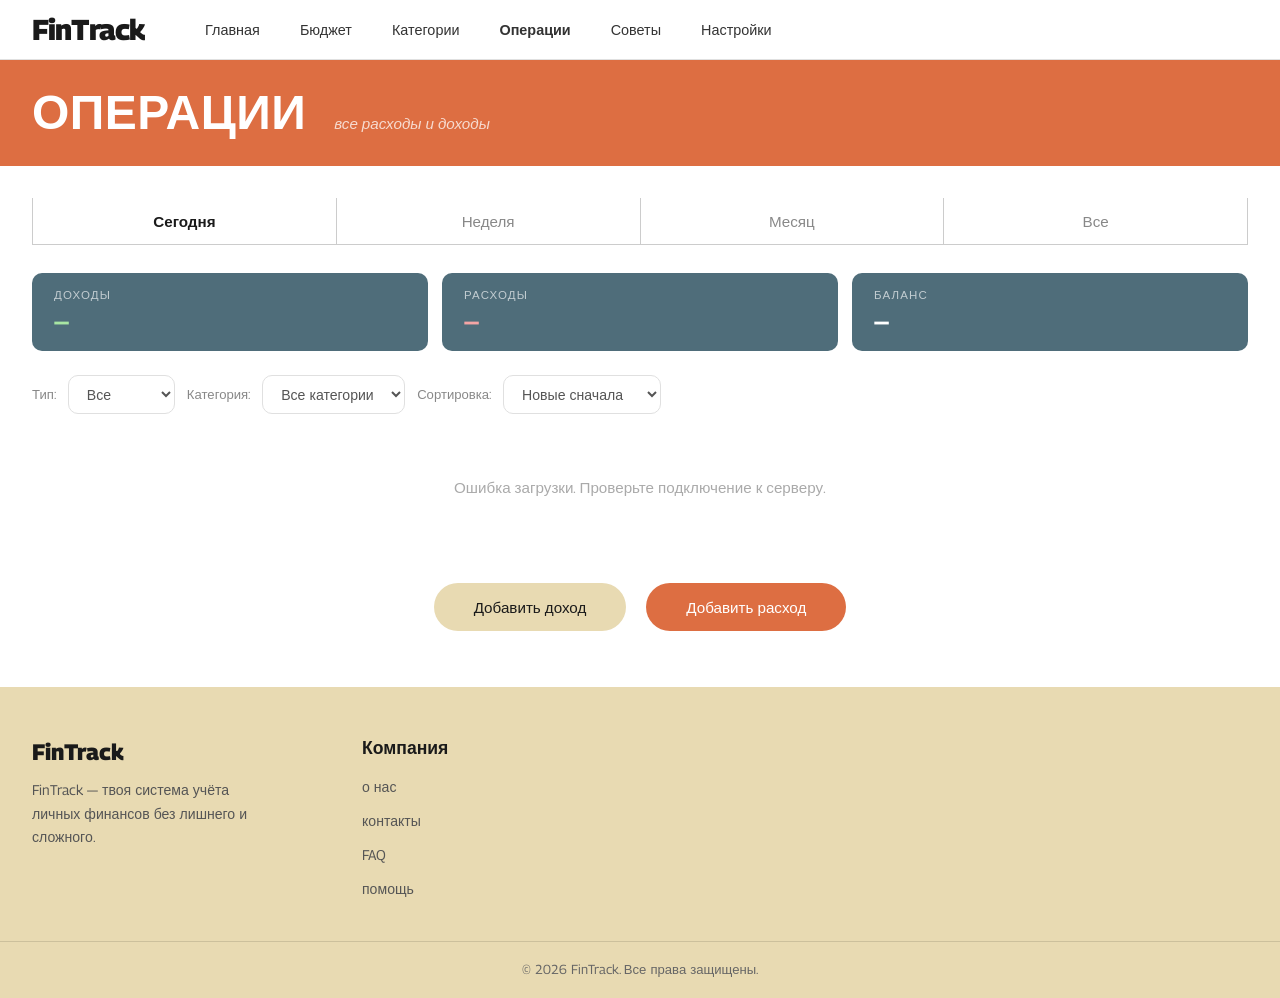
<file: Pages/operations.html>
<!DOCTYPE html>
<html lang="ru">
<head>
  <meta charset="UTF-8" />
  <meta name="viewport" content="width=device-width, initial-scale=1.0" />
  <title>FinTrack — Операции</title>
  <link rel="stylesheet" href="../Style/main.css" />
  <link rel="stylesheet" href="../Style/Layouts/header.css" />
  <link rel="stylesheet" href="../Style/Layouts/footer.css" />
  <link rel="stylesheet" href="../Style/Components/modals.css" />
  <link rel="stylesheet" href="../Style/Pages/operations.css" />
  <style>
    .ops-toolbar{display:flex;align-items:center;gap:12px;margin-bottom:22px;flex-wrap:wrap;}
    .ops-toolbar select{background:var(--color-white);border:1px solid var(--color-border);border-radius:var(--radius-md);padding:9px 14px;font-family:var(--font-family);font-size:.88rem;color:var(--color-text-muted);outline:none;cursor:pointer;}
    .ops-toolbar label{font-size:.82rem;color:var(--color-text-grey);}
    .op-card{position:relative;}
    .op-actions{display:flex;gap:8px;margin-left:auto;padding-left:16px;}
    .btn-op-action{background:rgba(255,255,255,.18);border:none;border-radius:8px;color:var(--color-white);font-size:.78rem;padding:5px 12px;cursor:pointer;font-family:var(--font-family);transition:background var(--transition);}
    .btn-op-action:hover{background:rgba(255,255,255,.32);}
    .btn-op-action.del:hover{background:rgba(231,76,60,.55);}
    .field-hint{font-size:.78rem;color:rgba(255,255,255,.85);margin-top:3px;display:block;}
    .ops-summary{display:flex;gap:14px;margin-bottom:24px;flex-wrap:wrap;}
    .ops-stat{background:var(--color-blue);color:var(--color-white);border-radius:var(--radius-md);padding:14px 22px;flex:1;min-width:140px;}
    .ops-stat-label{font-size:.72rem;color:rgba(255,255,255,.65);text-transform:uppercase;letter-spacing:.1em;}
    .ops-stat-val{font-size:1.2rem;font-weight:800;margin-top:4px;}
    .ops-stat-val.inc{color:var(--color-income-amount);}
    .ops-stat-val.exp{color:var(--color-expense-amount);}
    .loading-msg{text-align:center;color:#aaa;padding:40px 0;font-size:.95rem;}
    .analytics-section{margin-top:36px;}
    .analytics-title{font-size:.82rem;font-weight:800;text-transform:uppercase;letter-spacing:.12em;color:var(--color-text-grey);margin-bottom:16px;}
    .chart-bars{display:flex;flex-direction:column;gap:10px;}
    .chart-row{display:flex;align-items:center;gap:12px;}
    .chart-label{width:140px;font-size:.82rem;color:var(--color-text-mid);white-space:nowrap;overflow:hidden;text-overflow:ellipsis;flex-shrink:0;}
    .chart-bar-wrap{flex:1;background:var(--color-bg-grey);border-radius:6px;height:22px;overflow:hidden;}
    .chart-bar-fill{height:100%;background:var(--color-blue);border-radius:6px;transition:width .4s ease;}
    .chart-amount{width:90px;text-align:right;font-size:.82rem;font-weight:700;color:var(--color-text-mid);flex-shrink:0;}
  </style>
</head>
<body>
  <header class="site-header">
    <div class="header-inner">
      <a href="../index.html" class="logo">FinTrack</a>
      <nav><ul class="nav-list">
        <li><a href="main.html"       class="nav-link">Главная</a></li>
        <li><a href="budget.html"     class="nav-link">Бюджет</a></li>
        <li><a href="categories.html" class="nav-link">Категории</a></li>
        <li><a href="operations.html" class="nav-link active">Операции</a></li>
        <li><a href="advice.html"     class="nav-link">Советы</a></li>
        <li><a href="settings.html"   class="nav-link">Настройки</a></li>
      </ul></nav>
      <div class="header-user-info" id="header-user-info" style="display:none;">
        <span class="header-user-email" id="header-user-email"></span>
        <button class="btn-header-logout" id="btn-logout">Выйти</button>
      </div>
    </div>
  </header>

  <div class="page-hero">
    <div class="page-hero-inner">
      <h1 class="page-hero-title">Операции</h1>
      <span class="page-hero-sub">все расходы и доходы</span>
    </div>
  </div>

  <main class="page-main">
    <div class="page-inner">
      <div class="tabs">
        <button class="tab-btn active" data-period="today">Сегодня</button>
        <button class="tab-btn" data-period="week">Неделя</button>
        <button class="tab-btn" data-period="month">Месяц</button>
        <button class="tab-btn" data-period="all">Все</button>
      </div>

      <div class="ops-summary">
        <div class="ops-stat"><div class="ops-stat-label">Доходы</div><div class="ops-stat-val inc" id="stat-income">—</div></div>
        <div class="ops-stat"><div class="ops-stat-label">Расходы</div><div class="ops-stat-val exp" id="stat-expense">—</div></div>
        <div class="ops-stat"><div class="ops-stat-label">Баланс</div><div class="ops-stat-val" id="stat-balance">—</div></div>
      </div>

      <div class="ops-toolbar">
        <label>Тип:</label>
        <select id="filter-type">
          <option value="">Все</option>
          <option value="income">Доходы</option>
          <option value="expense">Расходы</option>
        </select>
        <label>Категория:</label>
        <select id="filter-category"><option value="">Все категории</option></select>
        <label>Сортировка:</label>
        <select id="filter-sort">
          <option value="desc">Новые сначала</option>
          <option value="asc">Старые сначала</option>
        </select>
      </div>

      <div class="operations-list" id="operations-list"><div class="loading-msg">Загрузка...</div></div>

      <div class="analytics-section" id="analytics-section" style="display:none;">
        <div class="analytics-title">Расходы по категориям (текущий период)</div>
        <div class="chart-bars" id="chart-bars"></div>
      </div>

      <div class="page-actions" style="margin-top:32px;">
        <button class="btn-pill"         id="btn-add-income">Добавить доход</button>
        <button class="btn-pill primary" id="btn-add-expense">Добавить расход</button>
      </div>
    </div>
  </main>

  <footer class="site-footer">
    <div class="footer-top">
      <div class="footer-brand"><div class="footer-logo">FinTrack</div><p>FinTrack — твоя система учёта личных финансов без лишнего и сложного.</p></div>
      <nav class="footer-nav"><h5>Компания</h5><ul><li><a href="#">о нас</a></li><li><a href="#">контакты</a></li><li><a href="#">FAQ</a></li><li><a href="#">помощь</a></li></ul></nav>
    </div>
    <div class="footer-bottom">© 2026 FinTrack. Все права защищены.</div>
  </footer>

  <!-- Модал: доход -->
  <div class="modal-overlay" id="modal-income">
    <div class="modal">
      <button class="modal-close" data-close="modal-income">×</button>
      <div class="modal-title">Добавить доход</div>
      <div class="modal-form" id="form-income">
        <div class="field-full"><input type="number" id="income-amount" placeholder="Сумма, ₽" min="0.01" step="0.01" /></div>
        <div class="field-full"><input type="text"   id="income-desc"   placeholder="Описание" maxlength="200" /></div>
        <div class="field-row">
          <select id="income-category"><option value="">Категория</option></select>
          <input type="date" id="income-date" />
        </div>
        <div class="form-message" id="msg-income"></div>
        <div class="modal-actions">
          <button class="btn-modal-cancel" data-close="modal-income">Отмена</button>
          <button class="btn-modal-save"   id="save-income">Сохранить</button>
        </div>
      </div>
    </div>
  </div>

  <!-- Модал: расход -->
  <div class="modal-overlay" id="modal-expense">
    <div class="modal">
      <button class="modal-close" data-close="modal-expense">×</button>
      <div class="modal-title">Добавить расход</div>
      <div class="modal-form" id="form-expense">
        <div class="field-full"><input type="number" id="expense-amount" placeholder="Сумма, ₽" min="0.01" step="0.01" /></div>
        <div class="field-full"><input type="text"   id="expense-desc"   placeholder="Описание" maxlength="200" /></div>
        <div class="field-row">
          <select id="expense-category"><option value="">Категория</option></select>
          <input type="date" id="expense-date" />
        </div>
        <div class="form-message" id="msg-expense"></div>
        <div class="modal-actions">
          <button class="btn-modal-cancel" data-close="modal-expense">Отмена</button>
          <button class="btn-modal-save"   id="save-expense">Сохранить</button>
        </div>
      </div>
    </div>
  </div>

  <!-- Модал: редактирование -->
  <div class="modal-overlay" id="modal-edit">
    <div class="modal">
      <button class="modal-close" data-close="modal-edit">×</button>
      <div class="modal-title">Редактировать операцию</div>
      <div class="modal-form" id="form-edit">
        <input type="hidden" id="edit-op-id" />
        <input type="hidden" id="edit-op-type" />
        <div class="field-full"><input type="number" id="edit-amount"  placeholder="Сумма, ₽" min="0.01" step="0.01" /></div>
        <div class="field-full"><input type="text"   id="edit-desc"    placeholder="Описание" maxlength="200" /></div>
        <div class="field-row">
          <select id="edit-category"><option value="">Категория</option></select>
          <input type="date" id="edit-date" />
        </div>
        <div class="form-message" id="msg-edit"></div>
        <div class="modal-actions">
          <button class="btn-modal-cancel" data-close="modal-edit">Отмена</button>
          <button class="btn-modal-save"   id="save-edit">Сохранить</button>
        </div>
      </div>
    </div>
  </div>

  <script type="module">
    import { escapeHtml, sanitizeInput, validateAmount, validateText, validateDate, setFieldError, clearFormErrors, formatMoney } from '../Scripts/functions/validate.js';
    import { Operations, Categories } from '../Scripts/functions/api.js';

    const CAT_ICONS = {'Зарплата':'💼','Фриланс':'💻','Инвестиции':'📈','Подарок':'🎁','Продукты':'🛒','Транспорт':'🚇','Кафе':'☕','Одежда':'👕','Здоровье':'💊','Развлечения':'🎬','Коммунальные':'💡'};
    const getIcon = n => { if (!n) return '💰'; for (const [k,v] of Object.entries(CAT_ICONS)) { if (n.toLowerCase().includes(k.toLowerCase())) return v; } return '💰'; };
    const fmtDate = d => new Date(d).toLocaleDateString('ru-RU',{day:'2-digit',month:'2-digit',year:'numeric'});
    const fmt     = n => formatMoney(n,'₽');

    let currentPeriod = 'today';

    // ── Модалы ──
    const openModal  = id => { document.getElementById(id).classList.add('open');    document.body.style.overflow='hidden'; };
    const closeModal = id => { document.getElementById(id).classList.remove('open'); document.body.style.overflow=''; };
    document.querySelectorAll('[data-close]').forEach(el => el.addEventListener('click', () => closeModal(el.dataset.close)));
    document.querySelectorAll('.modal-overlay').forEach(o => o.addEventListener('click', e => { if(e.target===o){ o.classList.remove('open'); document.body.style.overflow=''; } }));
    document.addEventListener('keydown', e => { if(e.key==='Escape') document.querySelectorAll('.modal-overlay.open').forEach(o=>{ o.classList.remove('open'); document.body.style.overflow=''; }); });

    const showMsg = (id, text, type='error') => { const el=document.getElementById(id); el.textContent=text; el.className=`form-message show ${type}`; };
    const hideMsg = id => { document.getElementById(id).className='form-message'; };

    // ── Категории ──
    async function loadCategories() {
      try {
        const res = await Categories.list();
        const cats = res.data ?? [];
        ['income-category','expense-category','edit-category','filter-category'].forEach(selId => {
          const sel = document.getElementById(selId);
          const isFilter = selId==='filter-category';
          sel.innerHTML = isFilter ? '<option value="">Все категории</option>' : '<option value="">Категория</option>';
          cats.forEach(c => {
            const opt = document.createElement('option');
            opt.value = c.CategoryID;
            opt.textContent = escapeHtml(c.CategoryName);
            sel.appendChild(opt);
          });
        });
      } catch(e) { console.error('loadCategories:', e); }
    }

    // ── Операции ──
    async function loadOps() {
      const list   = document.getElementById('operations-list');
      const type   = document.getElementById('filter-type').value;
      const catId  = document.getElementById('filter-category').value;
      const sort   = document.getElementById('filter-sort').value;
      list.innerHTML = '<div class="loading-msg">Загрузка...</div>';
      try {
        const params = { period: currentPeriod, sort };
        if (type)  params.type        = type;
        if (catId) params.category_id = catId;
        const res = await Operations.list(params);
        const ops = res.data ?? [];
        renderOps(ops); renderStats(ops); renderChart(ops);
      } catch(e) {
        list.innerHTML = '<div class="loading-msg">Ошибка загрузки. Проверьте подключение к серверу.</div>';
      }
    }

    function renderOps(ops) {
      const list = document.getElementById('operations-list');
      if (!ops.length) { list.innerHTML='<div class="loading-msg">Нет операций за этот период</div>'; return; }
      list.innerHTML = ops.map(op => {
        const icon   = getIcon(op.CategoryName);
        const amount = parseFloat(op.Sum);
        const sign   = op.OperationType==='income' ? '+' : '−';
        const cat    = escapeHtml(op.CategoryName ?? 'Прочее');
        const cmt    = escapeHtml(op.Comment ?? '');
        return `<div class="op-card" data-id="${op.OperationID}">
          <div class="op-icon">${icon}</div>
          <div class="op-info">
            <div class="op-title">${cmt || cat}</div>
            <div class="op-meta">${cat}</div>
          </div>
          <div class="op-right">
            <div class="op-amount ${op.OperationType}">${sign}${amount.toLocaleString('ru-RU')} ₽</div>
            <div class="op-date">${fmtDate(op.OperationDate)}</div>
          </div>
          <div class="op-actions">
            <button class="btn-op-action edit-btn"
              data-id="${op.OperationID}" data-type="${op.OperationType}"
              data-sum="${amount}" data-comment="${cmt}"
              data-cat="${op.CategoryID}" data-date="${(op.OperationDate||'').slice(0,10)}">✎</button>
            <button class="btn-op-action del del-btn" data-id="${op.OperationID}">✕</button>
          </div>
        </div>`;
      }).join('');

      list.querySelectorAll('.edit-btn').forEach(btn => btn.addEventListener('click', () => {
        document.getElementById('edit-op-id').value   = btn.dataset.id;
        document.getElementById('edit-op-type').value = btn.dataset.type;
        document.getElementById('edit-amount').value  = btn.dataset.sum;
        document.getElementById('edit-desc').value    = btn.dataset.comment;
        document.getElementById('edit-date').value    = btn.dataset.date;
        setTimeout(() => { document.getElementById('edit-category').value = btn.dataset.cat; }, 30);
        hideMsg('msg-edit');
        openModal('modal-edit');
      }));

      list.querySelectorAll('.del-btn').forEach(btn => btn.addEventListener('click', async () => {
        if (!confirm('Удалить эту операцию?')) return;
        try {
          const res = await Operations.remove(parseInt(btn.dataset.id));
          if (res.success) loadOps(); else alert('Ошибка при удалении');
        } catch(e) { alert('Ошибка сервера'); }
      }));
    }

    function renderStats(ops) {
      const inc = ops.filter(o=>o.OperationType==='income').reduce((s,o)=>s+parseFloat(o.Sum),0);
      const exp = ops.filter(o=>o.OperationType==='expense').reduce((s,o)=>s+parseFloat(o.Sum),0);
      document.getElementById('stat-income').textContent  = fmt(inc);
      document.getElementById('stat-expense').textContent = fmt(exp);
      const el = document.getElementById('stat-balance');
      el.textContent = fmt(inc-exp);
      el.style.color = inc-exp>=0 ? 'var(--color-income-amount)' : 'var(--color-expense-amount)';
    }

    function renderChart(ops) {
      const section = document.getElementById('analytics-section');
      const exps    = ops.filter(o=>o.OperationType==='expense');
      if (!exps.length) { section.style.display='none'; return; }
      const bycat = {};
      exps.forEach(o => { const k=o.CategoryName||'Прочее'; bycat[k]=(bycat[k]||0)+parseFloat(o.Sum); });
      const sorted = Object.entries(bycat).sort((a,b)=>b[1]-a[1]).slice(0,6);
      const maxVal = sorted[0][1];
      document.getElementById('chart-bars').innerHTML = sorted.map(([name,total]) =>
        `<div class="chart-row">
          <div class="chart-label" title="${escapeHtml(name)}">${escapeHtml(name)}</div>
          <div class="chart-bar-wrap"><div class="chart-bar-fill" style="width:${Math.round(total/maxVal*100)}%"></div></div>
          <div class="chart-amount">${total.toLocaleString('ru-RU')} ₽</div>
        </div>`).join('');
      section.style.display = 'block';
    }

    // ── Сохранить новую операцию ──
    async function saveOp(type) {
      const p   = type==='income'?'income':'expense';
      const aEl = document.getElementById(`${p}-amount`);
      const dEl = document.getElementById(`${p}-desc`);
      const cEl = document.getElementById(`${p}-category`);
      const dtEl= document.getElementById(`${p}-date`);
      clearFormErrors(document.getElementById(`form-${p}`));
      hideMsg(`msg-${p}`);
      const aR=validateAmount(aEl.value), dR=validateText(dEl.value,{required:false,max:200}), dtR=validateDate(dtEl.value);
      let err=false;
      if(!aR.valid){setFieldError(aEl,aR.error);err=true;}
      if(!dR.valid){setFieldError(dEl,dR.error);err=true;}
      if(err) return;
      try {
        const btn=document.getElementById(`save-${p}`); btn.disabled=true;
        const res=await Operations.add({sum:aR.value,type,category_id:parseInt(cEl.value)||0,comment:sanitizeInput(dEl.value),date:dtR.value+' 00:00:00'});
        btn.disabled=false;
        if(res.success){ closeModal(`modal-${p}`); aEl.value=''; dEl.value=''; dtEl.value=''; cEl.value=''; loadOps(); }
        else showMsg(`msg-${p}`, res.error||'Ошибка сохранения');
      } catch(e){ document.getElementById(`save-${p}`).disabled=false; showMsg(`msg-${p}`,'Ошибка сервера'); }
    }

    document.getElementById('save-income').addEventListener('click',  () => saveOp('income'));
    document.getElementById('save-expense').addEventListener('click', () => saveOp('expense'));

    // ── Редактировать ──
    document.getElementById('save-edit').addEventListener('click', async () => {
      const opId=parseInt(document.getElementById('edit-op-id').value);
      const opType=document.getElementById('edit-op-type').value;
      const aEl=document.getElementById('edit-amount'),dEl=document.getElementById('edit-desc'),cEl=document.getElementById('edit-category'),dtEl=document.getElementById('edit-date');
      clearFormErrors(document.getElementById('form-edit')); hideMsg('msg-edit');
      const aR=validateAmount(aEl.value),dR=validateText(dEl.value,{required:false,max:200}),dtR=validateDate(dtEl.value);
      let err=false;
      if(!aR.valid){setFieldError(aEl,aR.error);err=true;}
      if(!dR.valid){setFieldError(dEl,dR.error);err=true;}
      if(err) return;
      try {
        const btn=document.getElementById('save-edit'); btn.disabled=true;
        const res=await Operations.update({operation_id:opId,type:opType,sum:aR.value,category_id:parseInt(cEl.value)||0,comment:sanitizeInput(dEl.value),date:dtR.value+' 00:00:00'});
        btn.disabled=false;
        if(res.success){ closeModal('modal-edit'); loadOps(); } else showMsg('msg-edit',res.error||'Ошибка');
      } catch(e){ document.getElementById('save-edit').disabled=false; showMsg('msg-edit','Ошибка сервера'); }
    });

    // ── Табы/фильтры ──
    document.querySelectorAll('.tab-btn').forEach(btn => btn.addEventListener('click', () => {
      document.querySelectorAll('.tab-btn').forEach(b=>b.classList.remove('active'));
      btn.classList.add('active');
      currentPeriod=btn.dataset.period;
      loadOps();
    }));
    ['filter-type','filter-category','filter-sort'].forEach(id => document.getElementById(id).addEventListener('change', loadOps));
    document.getElementById('btn-add-income').addEventListener('click',  () => { hideMsg('msg-income');  openModal('modal-income');  });
    document.getElementById('btn-add-expense').addEventListener('click', () => { hideMsg('msg-expense'); openModal('modal-expense'); });

    // ── Сессия ──
    function updateHeaderAuth(ok,email){const b=document.getElementById('header-user-info'),e=document.getElementById('header-user-email');if(ok){b.style.display='flex';e.textContent=email;}else b.style.display='none';}
    document.getElementById('btn-logout').addEventListener('click', async()=>{try{await fetch('../Backend/auth/logout.php',{credentials:'same-origin'});}catch(e){}updateHeaderAuth(false);});
    (async()=>{try{const r=await fetch('../Backend/auth/check_session.php',{credentials:'same-origin'});const d=await r.json();if(d.logged_in)updateHeaderAuth(true,d.email);}catch(e){}})();

    await loadCategories();
    await loadOps();
  </script>
</body>
</html>
</file>
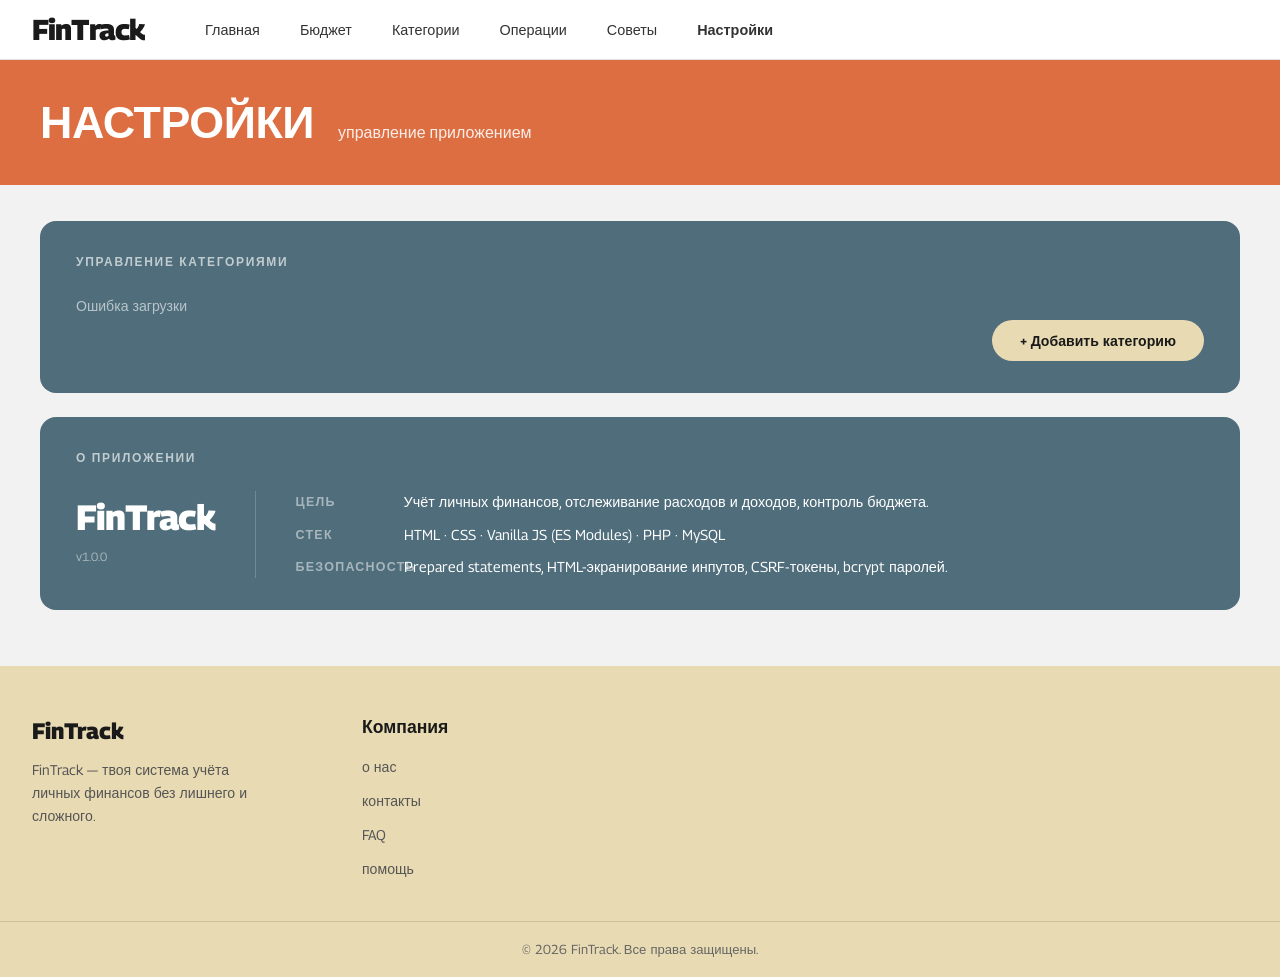
<file: Pages/settings.html>
<!DOCTYPE html>
<html lang="ru">
<head>
  <meta charset="UTF-8" />
  <meta name="viewport" content="width=device-width, initial-scale=1.0" />
  <title>FinTrack — Настройки</title>
  <link rel="stylesheet" href="../Style/main.css" />
  <link rel="stylesheet" href="../Style/Layouts/header.css" />
  <link rel="stylesheet" href="../Style/Layouts/footer.css" />
  <link rel="stylesheet" href="../Style/Components/modals.css" />
  <link rel="stylesheet" href="../Style/Pages/settings.css" />
</head>
<body>
  <header class="site-header">
    <div class="header-inner">
      <a href="../index.html" class="logo">FinTrack</a>
      <nav><ul class="nav-list">
        <li><a href="main.html"       class="nav-link">Главная</a></li>
        <li><a href="budget.html"     class="nav-link">Бюджет</a></li>
        <li><a href="categories.html" class="nav-link">Категории</a></li>
        <li><a href="operations.html" class="nav-link">Операции</a></li>
        <li><a href="advice.html"     class="nav-link">Советы</a></li>
        <li><a href="settings.html"   class="nav-link active">Настройки</a></li>
      </ul></nav>
      <div class="header-user-info" id="header-user-info" style="display:none;">
        <span class="header-user-email" id="header-user-email"></span>
        <button class="btn-header-logout" id="btn-logout">Выйти</button>
      </div>
    </div>
  </header>

  <div class="page-banner">
    <div class="page-banner-inner">
      <h1>Настройки</h1>
      <span>управление приложением</span>
    </div>
  </div>

  <main class="settings-main">
    <div class="settings-inner">

      <div class="settings-card settings-card-wide">
        <div class="settings-card-title">Управление категориями</div>
        <div class="categories-section" id="cats-section">
          <div style="color:rgba(255,255,255,.6);font-size:.88rem;">Загрузка...</div>
        </div>
        <div class="categories-actions">
          <button class="btn-add-cat" id="btn-open-add-cat">+ Добавить категорию</button>
        </div>
      </div>

      <div class="settings-card settings-card-wide">
        <div class="settings-card-title">О приложении</div>
        <div class="about-content">
          <div class="about-logo-block">
            <div class="about-logo">FinTrack</div>
            <div class="about-version">v1.0.0</div>
          </div>
          <div class="about-divider"></div>
          <div class="about-info">
            <div class="about-row">
              <div class="about-row-label">Цель</div>
              <div class="about-row-value">Учёт личных финансов, отслеживание расходов и доходов, контроль бюджета.</div>
            </div>
            <div class="about-row">
              <div class="about-row-label">Стек</div>
              <div class="about-row-value">HTML · CSS · Vanilla JS (ES Modules) · PHP · MySQL</div>
            </div>
            <div class="about-row">
              <div class="about-row-label">Безопасность</div>
              <div class="about-row-value">Prepared statements, HTML-экранирование инпутов, CSRF-токены, bcrypt паролей.</div>
            </div>
          </div>
        </div>
      </div>

    </div>
  </main>

  <div class="toast" id="toast"></div>

  <footer class="site-footer">
    <div class="footer-top">
      <div class="footer-brand"><div class="footer-logo">FinTrack</div><p>FinTrack — твоя система учёта личных финансов без лишнего и сложного.</p></div>
      <nav class="footer-nav"><h5>Компания</h5><ul><li><a href="#">о нас</a></li><li><a href="#">контакты</a></li><li><a href="#">FAQ</a></li><li><a href="#">помощь</a></li></ul></nav>
    </div>
    <div class="footer-bottom">© 2026 FinTrack. Все права защищены.</div>
  </footer>

  <div class="modal-overlay" id="modal-add-cat">
    <div class="modal">
      <button class="modal-close" data-close="modal-add-cat">✕</button>
      <h2 class="modal-title">Новая категория</h2>
      <div class="modal-form" id="form-add-cat">
        <div class="field-full">
          <input type="text" id="new-cat-name" placeholder="Название категории" maxlength="50" />
        </div>
        <div class="form-message" id="msg-add-cat"></div>
        <div class="modal-actions">
          <button class="btn-modal-cancel" data-close="modal-add-cat">Отмена</button>
          <button class="btn-modal-save green" id="save-new-cat">Сохранить</button>
        </div>
      </div>
    </div>
  </div>

  <script type="module">
    import { escapeHtml, sanitizeInput, validateText, setFieldError, clearFormErrors } from '../Scripts/functions/validate.js';
    import { Categories } from '../Scripts/functions/api.js';

    let toastTimer;
    function showToast(msg) {
      const el = document.getElementById('toast');
      el.textContent = msg;
      el.classList.add('show');
      clearTimeout(toastTimer);
      toastTimer = setTimeout(() => el.classList.remove('show'), 2400);
    }

    const openModal  = id => { document.getElementById(id).classList.add('open');    document.body.style.overflow='hidden'; };
    const closeModal = id => { document.getElementById(id).classList.remove('open'); document.body.style.overflow=''; };
    document.querySelectorAll('[data-close]').forEach(el => el.addEventListener('click', () => closeModal(el.dataset.close)));
    document.querySelectorAll('.modal-overlay').forEach(o => o.addEventListener('click', e => { if(e.target===o){ o.classList.remove('open'); document.body.style.overflow=''; } }));
    document.addEventListener('keydown', e => { if(e.key==='Escape') document.querySelectorAll('.modal-overlay.open').forEach(o=>{ o.classList.remove('open'); document.body.style.overflow=''; }); });

    const showMsg = (id,text,type='error') => { const el=document.getElementById(id); el.textContent=text; el.className=`form-message show ${type}`; };
    const hideMsg = id => { document.getElementById(id).className='form-message'; };

    async function loadCats() {
      try {
        const res  = await Categories.list();
        const cats = res.data ?? [];
        const sec  = document.getElementById('cats-section');
        if (!cats.length) {
          sec.innerHTML = '<div style="color:rgba(255,255,255,.6);font-size:.88rem;">Нет категорий. Добавьте первую!</div>';
          return;
        }
        sec.innerHTML = cats.map(c => `
          <div class="cat-row">
            <div class="cat-row-left">
              <span class="cat-name">${escapeHtml(c.CategoryName)}</span>
            </div>
            <button class="cat-delete" data-id="${c.CategoryID}" title="Удалить">✕</button>
          </div>`).join('');
        sec.querySelectorAll('.cat-delete').forEach(btn => btn.addEventListener('click', async () => {
          if (!confirm('Удалить категорию?')) return;
          try {
            const r = await Categories.remove(parseInt(btn.dataset.id));
            if (r.success) { loadCats(); showToast('Категория удалена'); }
            else showToast('Ошибка удаления');
          } catch(e) { showToast('Ошибка сервера'); }
        }));
      } catch(e) {
        document.getElementById('cats-section').innerHTML = '<div style="color:rgba(255,255,255,.6);font-size:.88rem;">Ошибка загрузки</div>';
      }
    }

    document.getElementById('btn-open-add-cat').addEventListener('click', () => { hideMsg('msg-add-cat'); openModal('modal-add-cat'); });
    document.getElementById('save-new-cat').addEventListener('click', async () => {
      const nameEl = document.getElementById('new-cat-name');
      clearFormErrors(document.getElementById('form-add-cat'));
      hideMsg('msg-add-cat');
      const vr = validateText(nameEl.value, { min:1, max:50 });
      if (!vr.valid) { setFieldError(nameEl, vr.error); return; }
      try {
        const btn=document.getElementById('save-new-cat'); btn.disabled=true;
        const res = await Categories.add(sanitizeInput(nameEl.value));
        btn.disabled=false;
        if (res.success) { closeModal('modal-add-cat'); nameEl.value=''; loadCats(); showToast('Категория добавлена'); }
        else showMsg('msg-add-cat', res.error||'Ошибка');
      } catch(e) { document.getElementById('save-new-cat').disabled=false; showMsg('msg-add-cat','Ошибка сервера'); }
    });

    function updateHeaderAuth(ok,email){const b=document.getElementById('header-user-info'),e=document.getElementById('header-user-email');if(ok){b.style.display='flex';e.textContent=email;}else b.style.display='none';}
    document.getElementById('btn-logout').addEventListener('click', async()=>{try{await fetch('../Backend/auth/logout.php',{credentials:'same-origin'});}catch(e){}updateHeaderAuth(false);});
    (async()=>{try{const r=await fetch('../Backend/auth/check_session.php',{credentials:'same-origin'});const d=await r.json();if(d.logged_in)updateHeaderAuth(true,d.email);}catch(e){}})();

    await loadCats();
  </script>
</body>
</html>
</file>
<file: Style/main.css>
@import url('Ui/fonts.css');

:root {
  --color-white:      #FFFFFF;
  --color-orange:     #DD6E42;
  --color-orange-dark:#c85e35;
  --color-blue:       #4F6D7A;
  --color-blue-dark:  #3a5260;
  --color-beige:      #E8DAB2;
  --color-beige-dark: #ddd0a0;
  --color-text-dark:  #1a1a1a;
  --color-text-mid:   #333;
  --color-text-muted: #555;
  --color-text-grey:  #888;
  --color-border:     #e0e0e0;
  --color-bg:         #FFFFFF;
  --color-bg-grey:    #f0f0f0;
  --color-bg-grey2:   #f2f2f2;
  --color-success:    #4CAF50;
  --color-danger:     #e74c3c;
  --color-income-text:#3a8a3a;
  --color-expense-text:#c0392b;
  --color-income-amount: #a8e6a3;
  --color-expense-amount: #f4a5a5;

  --font-family: "Georama", sans-serif;

  --radius-sm: 8px;
  --radius-md: 10px;
  --radius-lg: 16px;
  --radius-xl: 20px;
  --radius-pill: 40px;

  --transition: 0.2s ease;

  --max-width: 1280px;
  --padding-h: 32px;
}

*, *::before, *::after {
  box-sizing: border-box;
  margin: 0;
  padding: 0;
}

html {
  font-size: 16px;
  scroll-behavior: smooth;
}

body {
  font-family: var(--font-family);
  background-color: var(--color-bg);
  color: var(--color-text-dark);
  line-height: 1.5;
  min-height: 100vh;
  display: flex;
  flex-direction: column;
  -webkit-font-smoothing: antialiased;
}

a {
  text-decoration: none;
  color: inherit;
}

ul {
  list-style: none;
}

img {
  max-width: 100%;
  display: block;
}

.container {
  width: 100%;
  max-width: var(--max-width);
  margin: 0 auto;
  padding: 0 var(--padding-h);
}
</file>
<file: Style/Layouts/header.css>
.site-header {
  background: var(--color-white);
  border-bottom: 1px solid var(--color-border);
  height: 60px;
  display: flex;
  align-items: center;
}

.header-inner {
  width: 100%;
  max-width: var(--max-width);
  margin: 0 auto;
  padding: 0 var(--padding-h);
  display: flex;
  align-items: center;
  gap: 40px;
}

.logo {
  font-size: 1.8rem;
  font-weight: 800;
  color: var(--color-text-dark);
  letter-spacing: -0.03em;
  flex-shrink: 0;
}

.nav-list {
  display: flex;
  align-items: center;
}

.nav-link {
  font-size: 0.9rem;
  font-weight: 400;
  color: var(--color-text-mid);
  padding: 6px 20px;
  transition: color var(--transition);
}

.nav-link:hover { color: var(--color-orange); }
.nav-link.active { font-weight: 700; }

.header-auth {
  margin-left: auto;
  display: flex;
  gap: 10px;
  align-items: center;
}

.btn-header-login {
  background: transparent;
  border: 2px solid var(--color-blue);
  border-radius: var(--radius-sm);
  padding: 7px 20px;
  font-family: var(--font-family);
  font-size: 0.88rem;
  font-weight: 600;
  color: var(--color-blue);
  cursor: pointer;
  transition: background var(--transition), color var(--transition);
}
.btn-header-login:hover { background: var(--color-blue); color: var(--color-white); }

.btn-header-register {
  background: var(--color-orange);
  border: none;
  border-radius: var(--radius-sm);
  padding: 9px 20px;
  font-family: var(--font-family);
  font-size: 0.88rem;
  font-weight: 600;
  color: var(--color-white);
  cursor: pointer;
  transition: background var(--transition);
}
.btn-header-register:hover { background: var(--color-orange-dark); }

.header-user-info {
  margin-left: auto;
  display: flex;
  align-items: center;
  gap: 14px;
}

.header-user-email {
  font-size: 0.88rem;
  color: var(--color-text-muted);
}

.btn-header-logout {
  background: transparent;
  border: 2px solid var(--color-danger);
  border-radius: var(--radius-sm);
  padding: 7px 16px;
  font-family: var(--font-family);
  font-size: 0.84rem;
  font-weight: 600;
  color: var(--color-danger);
  cursor: pointer;
  transition: background var(--transition), color var(--transition);
}
.btn-header-logout:hover { background: var(--color-danger); color: var(--color-white); }
</file>
<file: Style/Layouts/footer.css>
.site-footer {
  background: var(--color-beige);
  margin-top: auto;
}

.footer-top {
  max-width: var(--max-width);
  margin: 0 auto;
  padding: 48px var(--padding-h) 40px;
  display: flex;
  gap: 100px;
}

.footer-brand .footer-logo {
  font-size: 1.4rem;
  font-weight: 800;
  color: var(--color-text-dark);
  margin-bottom: 10px;
}

.footer-brand p {
  font-size: 0.88rem;
  color: var(--color-text-muted);
  line-height: 1.65;
  max-width: 230px;
}

.footer-nav h5 {
  font-size: 1.1rem;
  font-weight: 800;
  color: var(--color-text-dark);
  margin-bottom: 14px;
}

.footer-nav ul {
  display: flex;
  flex-direction: column;
  gap: 10px;
}

.footer-nav a {
  font-size: 0.88rem;
  color: var(--color-text-muted);
  transition: color var(--transition);
}

.footer-nav a:hover { color: var(--color-orange); }

.footer-bottom {
  border-top: 1px solid rgba(0, 0, 0, 0.12);
  text-align: center;
  padding: 18px;
  font-size: 0.82rem;
  color: #666;
}
</file>
<file: Style/Components/modals.css>
.modal-overlay {
  position: fixed;
  inset: 0;
  background: rgba(0, 0, 0, 0.45);
  display: flex;
  align-items: center;
  justify-content: center;
  z-index: 1000;
  opacity: 0;
  visibility: hidden;
  transition: opacity 0.22s, visibility 0.22s;
}

.modal-overlay.open {
  opacity: 1;
  visibility: visible;
}

.modal {
  background: var(--color-orange);
  border-radius: var(--radius-xl);
  padding: 30px;
  width: 400px;
  position: relative;
  transform: translateY(16px);
  transition: transform 0.22s;
}

.modal-overlay.open .modal {
  transform: translateY(0);
}

.modal-close {
  position: absolute;
  top: 12px;
  right: 14px;
  background: none;
  border: none;
  color: var(--color-white);
  font-size: 1.4rem;
  cursor: pointer;
  padding: 4px 8px;
  border-radius: 50%;
  transition: background var(--transition);
}
.modal-close:hover { background: rgba(255, 255, 255, 0.18); }

.modal-title {
  text-align: center;
  font-size: 0.85rem;
  font-weight: 800;
  text-transform: uppercase;
  letter-spacing: 0.14em;
  color: var(--color-white);
  margin-bottom: 22px;
}

.modal-tabs {
  display: flex;
  background: rgba(255, 255, 255, 0.18);
  border-radius: var(--radius-md);
  padding: 4px;
  margin-bottom: 22px;
  gap: 4px;
}

.modal-tab {
  flex: 1;
  background: transparent;
  border: none;
  border-radius: var(--radius-sm);
  padding: 9px;
  font-family: var(--font-family);
  font-size: 0.84rem;
  font-weight: 600;
  color: rgba(255, 255, 255, 0.75);
  cursor: pointer;
  transition: background var(--transition), color var(--transition);
}
.modal-tab.active {
  background: var(--color-white);
  color: var(--color-orange);
}

.modal-form {
  display: flex;
  flex-direction: column;
  gap: 12px;
}

.field-full input,
.field-full select,
.field-full textarea {
  width: 100%;
  background: var(--color-white);
  border: none;
  border-radius: var(--radius-md);
  padding: 13px 16px;
  font-family: var(--font-family);
  font-size: 0.9rem;
  color: var(--color-text-muted);
  outline: none;
  transition: box-shadow var(--transition);
}
.field-full input:focus,
.field-full select:focus { box-shadow: 0 0 0 2px rgba(255, 255, 255, 0.7); }

.field-full input.input-error { box-shadow: 0 0 0 2px var(--color-danger); }

.field-full textarea {
  height: 88px;
  resize: none;
}

.field-row {
  display: flex;
  gap: 10px;
}

.field-row select,
.field-row input[type="date"] {
  flex: 1;
  background: var(--color-white);
  border: none;
  border-radius: var(--radius-md);
  padding: 13px 14px;
  font-family: var(--font-family);
  font-size: 0.88rem;
  color: var(--color-text-muted);
  outline: none;
}

.modal-actions {
  display: flex;
  justify-content: space-between;
  margin-top: 8px;
}

.btn-modal-cancel {
  background: var(--color-beige);
  color: var(--color-text-dark);
  border: none;
  border-radius: var(--radius-md);
  padding: 11px 28px;
  font-family: var(--font-family);
  font-size: 0.88rem;
  font-weight: 600;
  cursor: pointer;
  transition: background var(--transition);
}
.btn-modal-cancel:hover { background: var(--color-beige-dark); }

.btn-modal-save {
  background: var(--color-blue);
  color: var(--color-white);
  border: none;
  border-radius: var(--radius-md);
  padding: 11px 28px;
  font-family: var(--font-family);
  font-size: 0.88rem;
  font-weight: 600;
  cursor: pointer;
  transition: background var(--transition);
}
.btn-modal-save:hover { background: var(--color-blue-dark); }
.btn-modal-save:disabled { opacity: 0.6; cursor: not-allowed; }

.btn-modal-save.green {
  background: #8BC34A;
}
.btn-modal-save.green:hover { background: #7ab03e; }

.form-message {
  border-radius: var(--radius-sm);
  padding: 10px 14px;
  font-size: 0.84rem;
  font-weight: 600;
  text-align: center;
  display: none;
}
.form-message.show { display: block; }
.form-message.error {
  background: rgba(231, 76, 60, 0.25);
  color: var(--color-white);
  border: 1px solid rgba(231, 76, 60, 0.5);
}
.form-message.success {
  background: rgba(76, 175, 80, 0.25);
  color: var(--color-white);
  border: 1px solid rgba(76, 175, 80, 0.5);
}

/* ── Validation hints (added by validate.js) ── */
.field-hint {
  font-size: 0.78rem;
  color: rgba(255, 255, 255, 0.9);
  margin-top: 4px;
  display: block;
  padding-left: 4px;
}

input.input-error,
select.input-error {
  box-shadow: 0 0 0 2px var(--color-danger) !important;
}
</file>
<file: Style/Pages/home.css>
.hero {
  background: var(--color-orange);
  padding: 72px 0 84px;
}

.hero-inner {
  max-width: var(--max-width);
  margin: 0 auto;
  padding: 0 var(--padding-h);
  display: flex;
  align-items: flex-start;
  gap: 0;
}

.hero-title {
  font-size: 3.4rem;
  font-weight: 800;
  color: var(--color-white);
  line-height: 1.08;
  flex: 0 0 auto;
  margin-right: 60px;
}

.hero-text {
  font-size: 1rem;
  color: var(--color-white);
  line-height: 1.65;
  max-width: 260px;
  margin-top: 8px;
  flex: 0 0 auto;
}

.features-section {
  background: var(--color-white);
  padding: 72px 0 96px;
  flex: 1;
}

.features-inner {
  max-width: var(--max-width);
  margin: 0 auto;
  padding: 0 var(--padding-h);
}

.features-title {
  text-align: center;
  font-size: 1.45rem;
  font-weight: 700;
  color: var(--color-text-dark);
  margin-bottom: 44px;
}

.features-grid {
  display: grid;
  grid-template-columns: repeat(4, 1fr);
  gap: 18px;
}

.feature-card {
  background: var(--color-blue);
  border-radius: var(--radius-lg);
  padding: 30px 22px 36px;
  color: var(--color-white);
}

.feature-card h4 {
  font-size: 1rem;
  font-weight: 700;
  margin-bottom: 16px;
  color: var(--color-white);
}

.feature-card p {
  font-size: 0.8rem;
  color: rgba(255, 255, 255, 0.82);
  line-height: 1.6;
}
</file>
<file: Style/Pages/advice.css>
body { background: var(--color-bg-grey2); }

.page-banner {
  background: var(--color-orange);
  padding: 28px 0 30px;
}

.page-banner-inner {
  max-width: var(--max-width);
  margin: 0 auto;
  padding: 0 40px;
  display: flex;
  align-items: baseline;
  gap: 24px;
}

.page-banner h1 {
  font-size: 2.8rem;
  font-weight: 800;
  color: var(--color-white);
  letter-spacing: -0.01em;
  text-transform: uppercase;
}

.page-banner span {
  font-size: 1rem;
  font-weight: 400;
  color: rgba(255, 255, 255, 0.88);
}

.advice-main {
  flex: 1;
  padding: 40px 0 60px;
}

.advice-inner {
  max-width: var(--max-width);
  margin: 0 auto;
  padding: 0 40px;
  display: grid;
  grid-template-columns: repeat(auto-fill, minmax(340px, 1fr));
  gap: 24px;
}

.advice-card {
  background: var(--color-white);
  border-radius: var(--radius-lg);
  padding: 32px 36px;
  box-shadow: var(--shadow-sm);
  display: flex;
  flex-direction: column;
  gap: 14px;
  border-top: 4px solid var(--color-blue);
  transition: box-shadow var(--transition), transform var(--transition);
}

.advice-card:hover {
  box-shadow: var(--shadow-md);
  transform: translateY(-2px);
}

.advice-card-title {
  font-size: 1.15rem;
  font-weight: 700;
  color: var(--color-text-dark);
  line-height: 1.3;
}

.advice-card-text {
  font-size: 0.93rem;
  color: var(--color-text-muted);
  line-height: 1.7;
}

.advice-empty {
  grid-column: 1 / -1;
  text-align: center;
  padding: 60px 0;
  color: var(--color-text-muted);
  font-size: 1rem;
}
</file>
<file: Style/Pages/budget.css>
body { background: var(--color-bg-grey2); }

.page-banner {
  background: var(--color-orange);
  padding: 28px 0 30px;
}

.page-banner-inner {
  max-width: var(--max-width);
  margin: 0 auto;
  padding: 0 40px;
  display: flex;
  align-items: baseline;
  gap: 24px;
}

.page-banner h1 {
  font-size: 2.8rem;
  font-weight: 800;
  color: var(--color-white);
  letter-spacing: -0.01em;
  text-transform: uppercase;
}

.page-banner span {
  font-size: 1rem;
  font-weight: 400;
  color: rgba(255, 255, 255, 0.88);
}

.budget-main {
  flex: 1;
  padding: 36px 0 56px;
}

.budget-inner {
  max-width: var(--max-width);
  margin: 0 auto;
  padding: 0 40px;
  display: grid;
  grid-template-columns: 1fr 1fr;
  gap: 24px;
}

.budget-card {
  background: var(--color-blue);
  border-radius: var(--radius-lg);
  padding: 32px 36px 36px;
  color: var(--color-white);
  display: flex;
  flex-direction: column;
  gap: 0;
}

.budget-card-title {
  font-size: 1.9rem;
  font-weight: 800;
  color: var(--color-white);
  margin-bottom: 6px;
}

.budget-card-period {
  font-size: 0.88rem;
  color: rgba(255, 255, 255, 0.75);
  margin-bottom: 24px;
}

.limit-field {
  background: var(--color-white);
  border-radius: var(--radius-pill);
  padding: 14px 24px;
  font-size: 0.92rem;
  color: #888;
  margin-bottom: 14px;
  display: flex;
  align-items: center;
  gap: 8px;
}

.limit-field strong {
  font-size: 1.3rem;
  font-weight: 800;
  color: var(--color-text-dark);
}

.progress-bar {
  display: flex;
  height: 10px;
  border-radius: var(--radius-sm);
  overflow: hidden;
  margin-bottom: 22px;
  gap: 4px;
}

.progress-spent {
  background: var(--color-success);
  border-radius: var(--radius-sm);
  flex-shrink: 0;
}

.progress-left {
  background: var(--color-orange);
  border-radius: var(--radius-sm);
  flex-shrink: 0;
}

.budget-info {
  border: 1.5px solid rgba(255, 255, 255, 0.35);
  border-radius: var(--radius-md);
  padding: 20px 22px;
  margin-bottom: 32px;
  display: flex;
  flex-direction: column;
  gap: 6px;
}

.budget-info p {
  font-size: 1rem;
  color: rgba(255, 255, 255, 0.85);
  line-height: 1.5;
}

.budget-info p strong {
  font-weight: 700;
  color: var(--color-white);
}

.btn-change {
  align-self: center;
  background: var(--color-white);
  color: var(--color-text-dark);
  border: none;
  border-radius: var(--radius-pill);
  padding: 14px 36px;
  font-family: var(--font-family);
  font-size: 0.92rem;
  font-weight: 500;
  cursor: pointer;
  transition: background var(--transition);
}
.btn-change:hover { background: #f0f0f0; }

.btn-modal-save { background: #8BC34A; }
.btn-modal-save:hover { background: #7ab03e; }
</file>
<file: Style/Pages/categories.css>
body { background: var(--color-bg-grey2); }

.page-banner {
  background: var(--color-orange);
  padding: 28px 0 30px;
}

.page-banner-inner {
  max-width: var(--max-width);
  margin: 0 auto;
  padding: 0 40px;
  display: flex;
  align-items: baseline;
  gap: 24px;
  justify-content: space-between;
}

.banner-left {
  display: flex;
  align-items: baseline;
  gap: 24px;
}

.page-banner h1 {
  font-size: 2.8rem;
  font-weight: 800;
  color: var(--color-white);
  letter-spacing: -0.01em;
  text-transform: uppercase;
}

.page-banner span {
  font-size: 1rem;
  font-weight: 400;
  color: rgba(255, 255, 255, 0.88);
}

.btn-add-category {
  background: var(--color-beige);
  color: var(--color-text-dark);
  border: none;
  border-radius: var(--radius-pill);
  padding: 13px 30px;
  font-family: var(--font-family);
  font-size: 0.92rem;
  font-weight: 500;
  cursor: pointer;
  transition: background var(--transition);
  white-space: nowrap;
  align-self: center;
}
.btn-add-category:hover { background: var(--color-beige-dark); }

.categories-main {
  flex: 1;
  padding: 36px 0 56px;
}

.categories-inner {
  max-width: var(--max-width);
  margin: 0 auto;
  padding: 0 40px;
}

.categories-container {
  background: #e0e0e0;
  border-radius: var(--radius-lg);
  padding: 32px 36px 36px;
}

.categories-grid {
  display: grid;
  grid-template-columns: 1fr 1fr;
  gap: 16px;
  margin-bottom: 16px;
}

.category-card {
  background: var(--color-blue);
  border-radius: 14px;
  padding: 22px 28px;
  display: flex;
  align-items: center;
  gap: 16px;
  cursor: pointer;
  transition: background var(--transition);
}
.category-card:hover { background: #446070; }

.category-name {
  font-size: 1.35rem;
  font-weight: 800;
  color: var(--color-white);
  text-transform: uppercase;
  letter-spacing: 0.02em;
}

.category-type {
  font-size: 0.72rem;
  font-weight: 400;
  color: rgba(255, 255, 255, 0.7);
  text-transform: lowercase;
  margin-left: 10px;
}

.category-card-add {
  background: var(--color-blue);
  border-radius: 14px;
  padding: 22px 28px;
  display: flex;
  align-items: center;
  cursor: pointer;
  transition: background var(--transition);
  border: none;
  font-family: var(--font-family);
  text-align: left;
}
.category-card-add:hover { background: #446070; }
.category-card-add span {
  font-size: 1.35rem;
  font-weight: 800;
  color: rgba(255, 255, 255, 0.65);
  text-transform: uppercase;
  letter-spacing: 0.02em;
}

.categories-bottom {
  display: flex;
  justify-content: flex-end;
}

.btn-edit {
  background: var(--color-white);
  color: var(--color-text-dark);
  border: none;
  border-radius: var(--radius-pill);
  padding: 14px 40px;
  font-family: var(--font-family);
  font-size: 0.95rem;
  font-weight: 400;
  cursor: pointer;
  transition: background var(--transition);
}
.btn-edit:hover { background: #f0f0f0; }

.edit-category-list {
  display: flex;
  flex-direction: column;
  gap: 8px;
  max-height: 300px;
  overflow-y: auto;
  margin-bottom: 12px;
}

.edit-category-item {
  background: rgba(255, 255, 255, 0.18);
  border-radius: var(--radius-sm);
  padding: 10px 14px;
  display: flex;
  justify-content: space-between;
  align-items: center;
}

.edit-category-item span {
  font-size: 0.9rem;
  color: var(--color-white);
  font-weight: 600;
  text-transform: uppercase;
}

.edit-category-item small {
  font-size: 0.72rem;
  color: rgba(255, 255, 255, 0.7);
  margin-left: 8px;
}

.btn-delete {
  background: none;
  border: none;
  color: rgba(255, 255, 255, 0.7);
  font-size: 1.1rem;
  cursor: pointer;
  padding: 2px 6px;
  border-radius: 4px;
  transition: color var(--transition), background var(--transition);
}
.btn-delete:hover { color: var(--color-white); background: rgba(255, 255, 255, 0.2); }

.btn-modal-save { background: #8BC34A; }
.btn-modal-save:hover { background: #7ab03e; }
</file>
<file: Style/Pages/main-page.css>
body { background: var(--color-bg-grey); }

.balance-bar {
  background: var(--color-orange);
  padding: 18px 0 20px;
}

.balance-bar-inner {
  max-width: var(--max-width);
  margin: 0 auto;
  padding: 0 var(--padding-h);
  display: flex;
  align-items: center;
  justify-content: space-between;
}

.balance-box {
  background: var(--color-white);
  border-radius: var(--radius-md);
  padding: 12px 24px 10px;
  min-width: 300px;
}

.balance-amount {
  font-size: 1.45rem;
  font-weight: 700;
  color: var(--color-text-dark);
  display: block;
}

.balance-sub {
  font-size: 0.72rem;
  color: #999;
  display: block;
  margin-top: 2px;
}

.balance-actions {
  display: flex;
  gap: 14px;
}

.btn-outline-white {
  background: transparent;
  border: 2px solid var(--color-white);
  border-radius: var(--radius-pill);
  padding: 11px 28px;
  font-family: var(--font-family);
  font-size: 0.92rem;
  font-weight: 600;
  color: var(--color-white);
  cursor: pointer;
  transition: background var(--transition);
}
.btn-outline-white:hover { background: rgba(255, 255, 255, 0.15); }

.dashboard {
  flex: 1;
  padding: 28px 0 48px;
}

.dashboard-inner {
  max-width: var(--max-width);
  margin: 0 auto;
  padding: 0 var(--padding-h);
  display: grid;
  grid-template-columns: 1fr 1fr;
  gap: 20px;
  align-items: start;
}

.card-blue {
  background: var(--color-blue);
  border-radius: var(--radius-lg);
  padding: 30px 28px 28px;
  color: var(--color-white);
}

.card-title {
  font-size: 1.5rem;
  font-weight: 800;
  text-transform: uppercase;
  color: var(--color-white);
  margin-bottom: 22px;
  letter-spacing: 0.02em;
}

.expense-rows {
  display: flex;
  flex-direction: column;
  gap: 12px;
  margin-bottom: 22px;
}

.expense-row {
  background: var(--color-white);
  border-radius: var(--radius-md);
  height: 58px;
  display: flex;
  align-items: center;
  padding: 0 18px;
  justify-content: space-between;
}

.exp-name   { font-size: 0.88rem; color: var(--color-text-mid); }
.exp-amount { font-size: 0.9rem; font-weight: 700; color: var(--color-text-mid); }

.card-actions { display: flex; gap: 14px; }

.btn-pill {
  background: var(--color-beige);
  color: var(--color-text-dark);
  border: none;
  border-radius: var(--radius-pill);
  padding: 14px 32px;
  font-family: var(--font-family);
  font-size: 0.9rem;
  font-weight: 500;
  cursor: pointer;
  transition: background var(--transition);
}
.btn-pill:hover { background: var(--color-beige-dark); }

.right-col {
  display: flex;
  flex-direction: column;
  gap: 18px;
}

.tip-card {
  background: var(--color-blue);
  border-radius: var(--radius-lg);
  padding: 28px;
  color: var(--color-white);
}

.tip-card-title {
  font-size: 1.5rem;
  font-weight: 800;
  text-transform: uppercase;
  color: var(--color-white);
  margin-bottom: 14px;
  letter-spacing: 0.02em;
}

.tip-card p {
  font-size: 0.88rem;
  color: rgba(255, 255, 255, 0.88);
  line-height: 1.65;
}

.summary-card {
  background: var(--color-blue);
  border-radius: var(--radius-lg);
  padding: 28px;
  color: var(--color-white);
}

.summary-card-title {
  font-size: 1.4rem;
  font-weight: 800;
  text-transform: uppercase;
  color: var(--color-white);
  margin-bottom: 22px;
  letter-spacing: 0.02em;
  line-height: 1.2;
}

.summary-row {
  display: flex;
  align-items: center;
  gap: 16px;
  margin-bottom: 16px;
}
.summary-row:last-child { margin-bottom: 0; }

.summary-label {
  font-size: 0.95rem;
  color: rgba(255, 255, 255, 0.85);
  min-width: 72px;
}

.summary-value {
  background: #dde8e0;
  border-radius: var(--radius-pill);
  padding: 10px 22px;
  font-size: 0.95rem;
  font-weight: 600;
  min-width: 140px;
}
.summary-value.income  { color: var(--color-income-text); }
.summary-value.expense { color: var(--color-expense-text); }
.summary-value.total   { color: var(--color-text-dark); }

.exp-list-item {
  background: rgba(255, 255, 255, 0.18);
  border-radius: var(--radius-sm);
  padding: 12px 16px;
  margin-bottom: 10px;
  display: flex;
  justify-content: space-between;
  align-items: center;
  font-size: 0.88rem;
  color: var(--color-white);
}
.exp-list-item:last-child { margin-bottom: 0; }

.exp-empty {
  text-align: center;
  color: rgba(255, 255, 255, 0.7);
  font-size: 0.88rem;
  padding: 12px 0;
}
</file>
<file: Style/Pages/operations.css>
.page-hero {
  background: var(--color-orange);
  padding: 28px 0 30px;
}

.page-hero-inner {
  max-width: var(--max-width);
  margin: 0 auto;
  padding: 0 var(--padding-h);
  display: flex;
  align-items: baseline;
  gap: 28px;
}

.page-hero-title {
  font-size: 3rem;
  font-weight: 800;
  color: var(--color-white);
  text-transform: uppercase;
  letter-spacing: 0.01em;
  line-height: 1;
}

.page-hero-sub {
  font-size: 0.95rem;
  font-weight: 400;
  color: rgba(255, 255, 255, 0.75);
  font-style: italic;
}

.page-main {
  flex: 1;
  padding: 32px 0 56px;
}

.page-inner {
  max-width: var(--max-width);
  margin: 0 auto;
  padding: 0 var(--padding-h);
}

.tabs {
  display: flex;
  border-bottom: 1px solid #ccc;
  margin-bottom: 28px;
}

.tab-btn {
  flex: 1;
  background: none;
  border: none;
  border-left: 1px solid #ccc;
  font-family: var(--font-family);
  font-size: 0.95rem;
  font-weight: 400;
  color: var(--color-text-grey);
  padding: 14px 0;
  cursor: pointer;
  transition: color var(--transition);
  text-align: center;
}
.tab-btn:first-child { border-left: 1px solid #ccc; }
.tab-btn:last-child  { border-right: 1px solid #ccc; }
.tab-btn:hover { color: var(--color-text-mid); }
.tab-btn.active { font-weight: 700; color: var(--color-text-dark); }

.operations-list {
  display: flex;
  flex-direction: column;
  gap: 18px;
  margin-bottom: 44px;
}

.op-card {
  background: var(--color-blue);
  border-radius: var(--radius-lg);
  padding: 22px 28px;
  display: flex;
  align-items: center;
  gap: 20px;
  color: var(--color-white);
}

.op-icon {
  width: 48px;
  height: 48px;
  border-radius: 12px;
  background: rgba(255, 255, 255, 0.18);
  display: flex;
  align-items: center;
  justify-content: center;
  font-size: 1.4rem;
  flex-shrink: 0;
}

.op-info { flex: 1; }

.op-title {
  font-size: 1rem;
  font-weight: 700;
  color: var(--color-white);
  margin-bottom: 4px;
}

.op-meta {
  font-size: 0.8rem;
  color: rgba(255, 255, 255, 0.68);
}

.op-right { text-align: right; }

.op-amount {
  font-size: 1.15rem;
  font-weight: 800;
}
.op-amount.income  { color: var(--color-income-amount); }
.op-amount.expense { color: var(--color-expense-amount); }

.op-date {
  font-size: 0.78rem;
  color: rgba(255, 255, 255, 0.6);
  margin-top: 3px;
}

.page-actions {
  display: flex;
  justify-content: center;
  gap: 20px;
}

.btn-pill {
  background: var(--color-beige);
  color: var(--color-text-dark);
  border: none;
  border-radius: var(--radius-pill);
  padding: 15px 40px;
  font-family: var(--font-family);
  font-size: 0.95rem;
  font-weight: 500;
  cursor: pointer;
  transition: background var(--transition);
}
.btn-pill:hover { background: var(--color-beige-dark); }

.btn-pill.primary {
  background: var(--color-orange);
  color: var(--color-white);
}
.btn-pill.primary:hover { background: var(--color-orange-dark); }

.btn-modal-save { background: #8BC34A; }
.btn-modal-save:hover { background: #7ab03e; }
</file>
<file: Style/Pages/settings.css>
body { background: var(--color-bg-grey2); }

.page-banner {
  background: var(--color-orange);
  padding: 28px 0 30px;
}

.page-banner-inner {
  max-width: var(--max-width);
  margin: 0 auto;
  padding: 0 40px;
  display: flex;
  align-items: baseline;
  gap: 24px;
}

.page-banner h1 {
  font-size: 2.8rem;
  font-weight: 800;
  color: var(--color-white);
  letter-spacing: -0.01em;
  text-transform: uppercase;
}

.page-banner span {
  font-size: 1rem;
  font-weight: 400;
  color: rgba(255, 255, 255, 0.88);
}

.settings-main {
  flex: 1;
  padding: 36px 0 56px;
}

.settings-inner {
  max-width: var(--max-width);
  margin: 0 auto;
  padding: 0 40px;
  display: grid;
  grid-template-columns: 1fr 1fr;
  gap: 24px;
}

.settings-card {
  background: var(--color-blue);
  border-radius: var(--radius-lg);
  padding: 32px 36px;
  color: var(--color-white);
}

.settings-card-wide {
  grid-column: span 2;
}

.settings-card-title {
  font-size: 0.75rem;
  font-weight: 800;
  text-transform: uppercase;
  letter-spacing: 0.14em;
  color: rgba(255, 255, 255, 0.65);
  margin-bottom: 24px;
}

/* ── Профиль ── */
.profile-label {
  display: block;
  font-size: 0.82rem;
  font-weight: 600;
  color: rgba(255, 255, 255, 0.7);
  text-transform: uppercase;
  letter-spacing: 0.08em;
  margin-bottom: 10px;
}

.profile-input-row {
  display: flex;
  gap: 10px;
}

.profile-input {
  flex: 1;
  background: rgba(255, 255, 255, 0.12);
  border: 2px solid transparent;
  border-radius: var(--radius-md);
  padding: 12px 16px;
  font-family: var(--font-family);
  font-size: 0.92rem;
  color: var(--color-white);
  transition: border-color var(--transition), background var(--transition);
  outline: none;
}

.profile-input::placeholder {
  color: rgba(255, 255, 255, 0.35);
}

.profile-input:focus {
  border-color: var(--color-beige);
  background: rgba(255, 255, 255, 0.18);
}

.btn-profile-save {
  background: var(--color-beige);
  color: var(--color-text-dark);
  border: none;
  border-radius: var(--radius-md);
  padding: 12px 22px;
  font-family: var(--font-family);
  font-size: 0.85rem;
  font-weight: 700;
  cursor: pointer;
  white-space: nowrap;
  transition: background var(--transition);
}

.btn-profile-save:hover { background: var(--color-beige-dark); }

.field-hint {
  font-size: 0.78rem;
  color: rgba(255, 255, 255, 0.85);
  margin-top: 6px;
  display: block;
  min-height: 1.1em;
}

/* ── Уведомления ── */
.toggle-list {
  display: flex;
  flex-direction: column;
  gap: 12px;
}

.toggle-row {
  display: flex;
  align-items: center;
  justify-content: space-between;
  background: rgba(255, 255, 255, 0.1);
  border-radius: var(--radius-md);
  padding: 14px 18px;
  gap: 16px;
}

.toggle-info {
  display: flex;
  flex-direction: column;
  gap: 3px;
}

.toggle-name {
  font-size: 0.92rem;
  font-weight: 600;
  color: var(--color-white);
  text-transform: uppercase;
  letter-spacing: 0.04em;
}

.toggle-desc {
  font-size: 0.75rem;
  color: rgba(255, 255, 255, 0.55);
}

.toggle-switch {
  flex-shrink: 0;
  width: 48px;
  height: 26px;
  border-radius: 13px;
  border: none;
  background: rgba(255, 255, 255, 0.2);
  cursor: pointer;
  position: relative;
  transition: background var(--transition);
}

.toggle-switch::after {
  content: '';
  position: absolute;
  top: 3px;
  left: 3px;
  width: 20px;
  height: 20px;
  border-radius: 50%;
  background: rgba(255, 255, 255, 0.6);
  transition: transform var(--transition), background var(--transition);
}

.toggle-switch.active {
  background: var(--color-beige);
}

.toggle-switch.active::after {
  transform: translateX(22px);
  background: var(--color-white);
}

/* ── Категории ── */
.categories-section {
  display: flex;
  flex-direction: column;
  gap: 12px;
}

.cat-row {
  display: flex;
  align-items: center;
  justify-content: space-between;
  background: rgba(255, 255, 255, 0.1);
  border-radius: var(--radius-md);
  padding: 12px 18px;
}

.cat-row-left {
  display: flex;
  align-items: center;
  gap: 12px;
}

.cat-name {
  font-size: 0.92rem;
  font-weight: 600;
  color: var(--color-white);
  text-transform: uppercase;
  letter-spacing: 0.04em;
}

.cat-delete {
  background: none;
  border: none;
  color: rgba(255, 255, 255, 0.45);
  font-size: 1rem;
  cursor: pointer;
  padding: 4px 8px;
  border-radius: 6px;
  transition: color var(--transition), background var(--transition);
}

.cat-delete:hover {
  color: var(--color-white);
  background: rgba(231, 76, 60, 0.3);
}

.categories-actions {
  display: flex;
  justify-content: flex-end;
  margin-top: 4px;
}

.btn-add-cat {
  background: var(--color-beige);
  color: var(--color-text-dark);
  border: none;
  border-radius: var(--radius-pill);
  padding: 12px 28px;
  font-family: var(--font-family);
  font-size: 0.88rem;
  font-weight: 600;
  cursor: pointer;
  transition: background var(--transition);
}

.btn-add-cat:hover { background: var(--color-beige-dark); }

/* ── О приложении ── */
.about-content {
  display: flex;
  gap: 40px;
  align-items: flex-start;
}

.about-logo-block { flex-shrink: 0; }

.about-logo {
  font-size: 2.2rem;
  font-weight: 800;
  color: var(--color-white);
  letter-spacing: -0.03em;
}

.about-version {
  font-size: 0.75rem;
  color: rgba(255, 255, 255, 0.5);
  margin-top: 4px;
}

.about-divider {
  width: 1px;
  background: rgba(255, 255, 255, 0.2);
  align-self: stretch;
  flex-shrink: 0;
}

.about-info {
  display: flex;
  flex-direction: column;
  gap: 10px;
}

.about-row {
  display: flex;
  gap: 8px;
  align-items: flex-start;
}

.about-row-label {
  font-size: 0.78rem;
  font-weight: 700;
  text-transform: uppercase;
  letter-spacing: 0.1em;
  color: rgba(255, 255, 255, 0.5);
  width: 100px;
  flex-shrink: 0;
  padding-top: 2px;
}

.about-row-value {
  font-size: 0.9rem;
  color: var(--color-white);
  line-height: 1.55;
}

/* ── Toast ── */
.toast {
  position: fixed;
  bottom: 32px;
  right: 32px;
  background: var(--color-blue);
  color: var(--color-white);
  border-radius: var(--radius-md);
  padding: 14px 22px;
  font-size: 0.88rem;
  font-weight: 600;
  box-shadow: 0 6px 24px rgba(0,0,0,0.18);
  transform: translateY(16px);
  opacity: 0;
  visibility: hidden;
  transition: transform 0.25s, opacity 0.25s, visibility 0.25s;
  z-index: 2000;
}

.toast.show {
  transform: translateY(0);
  opacity: 1;
  visibility: visible;
}

.btn-modal-save.green { background: #8BC34A; }
.btn-modal-save.green:hover { background: #7ab03e; }
</file>
